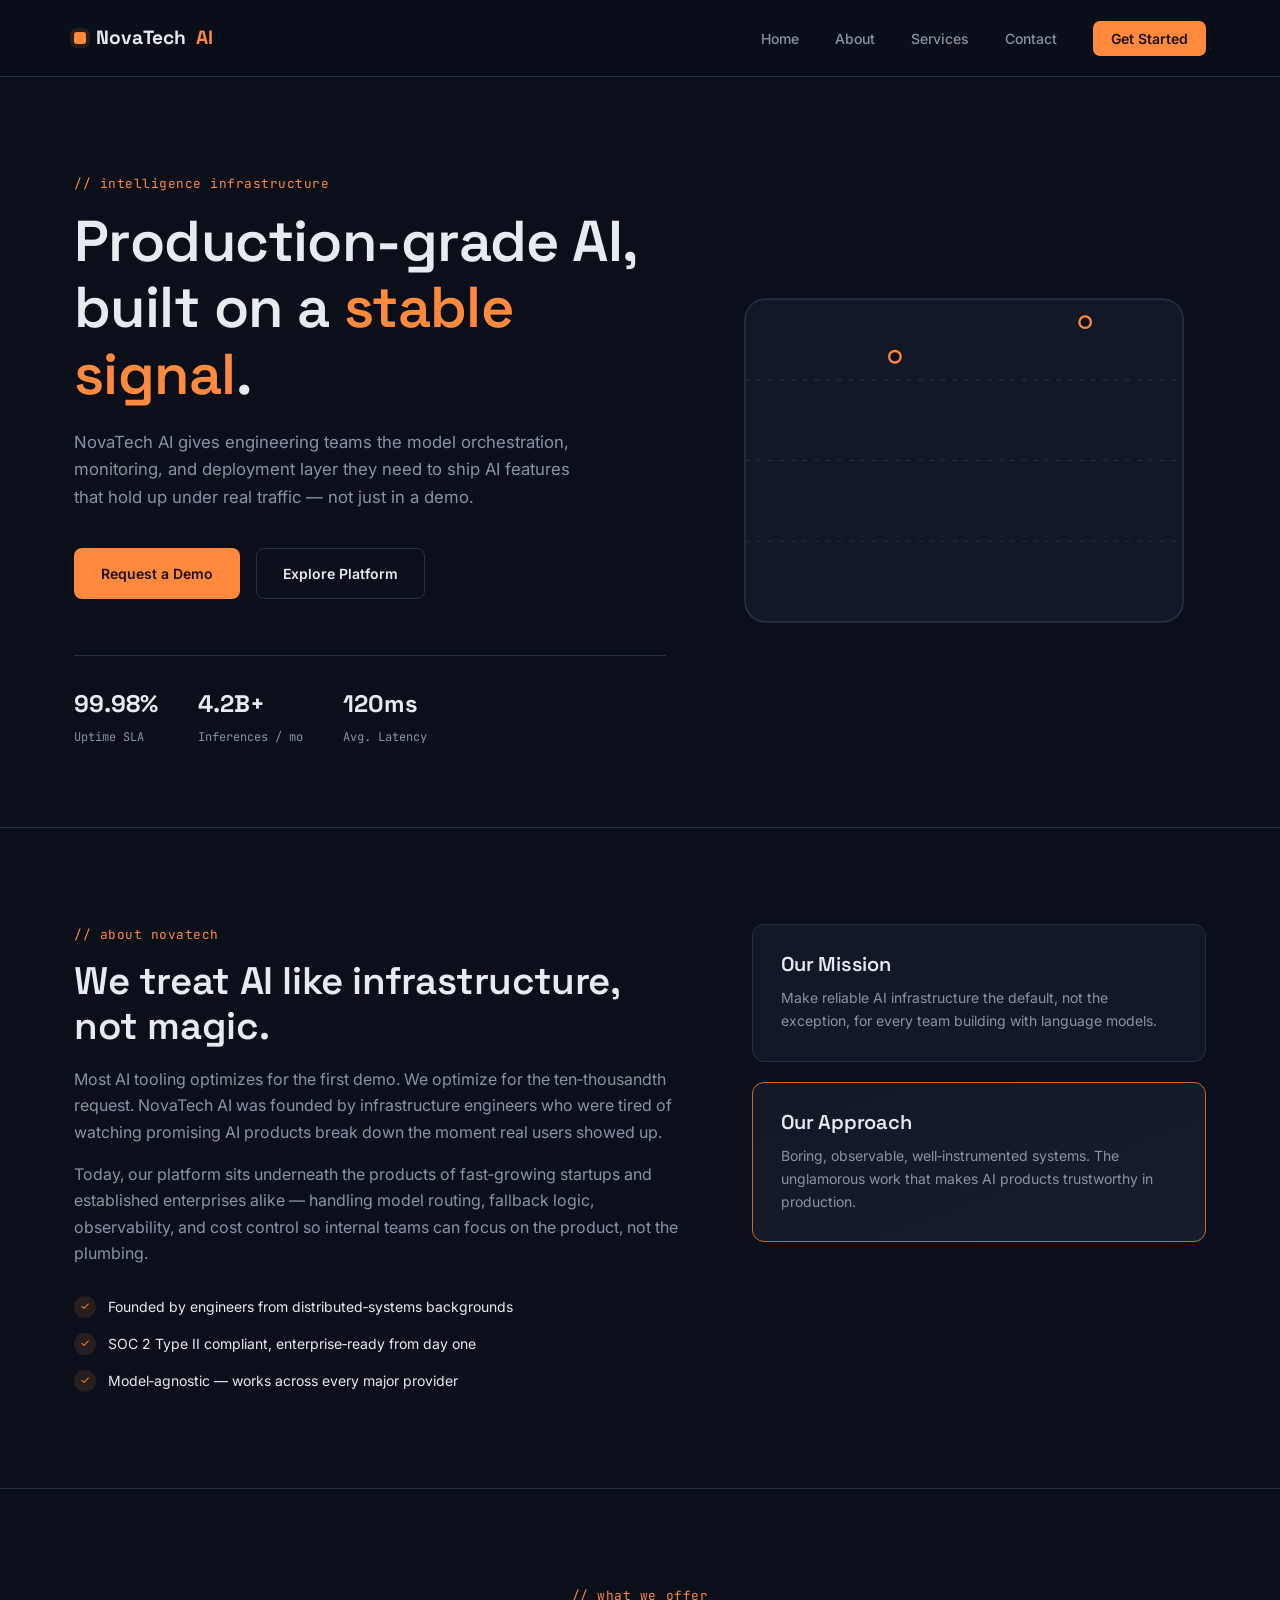
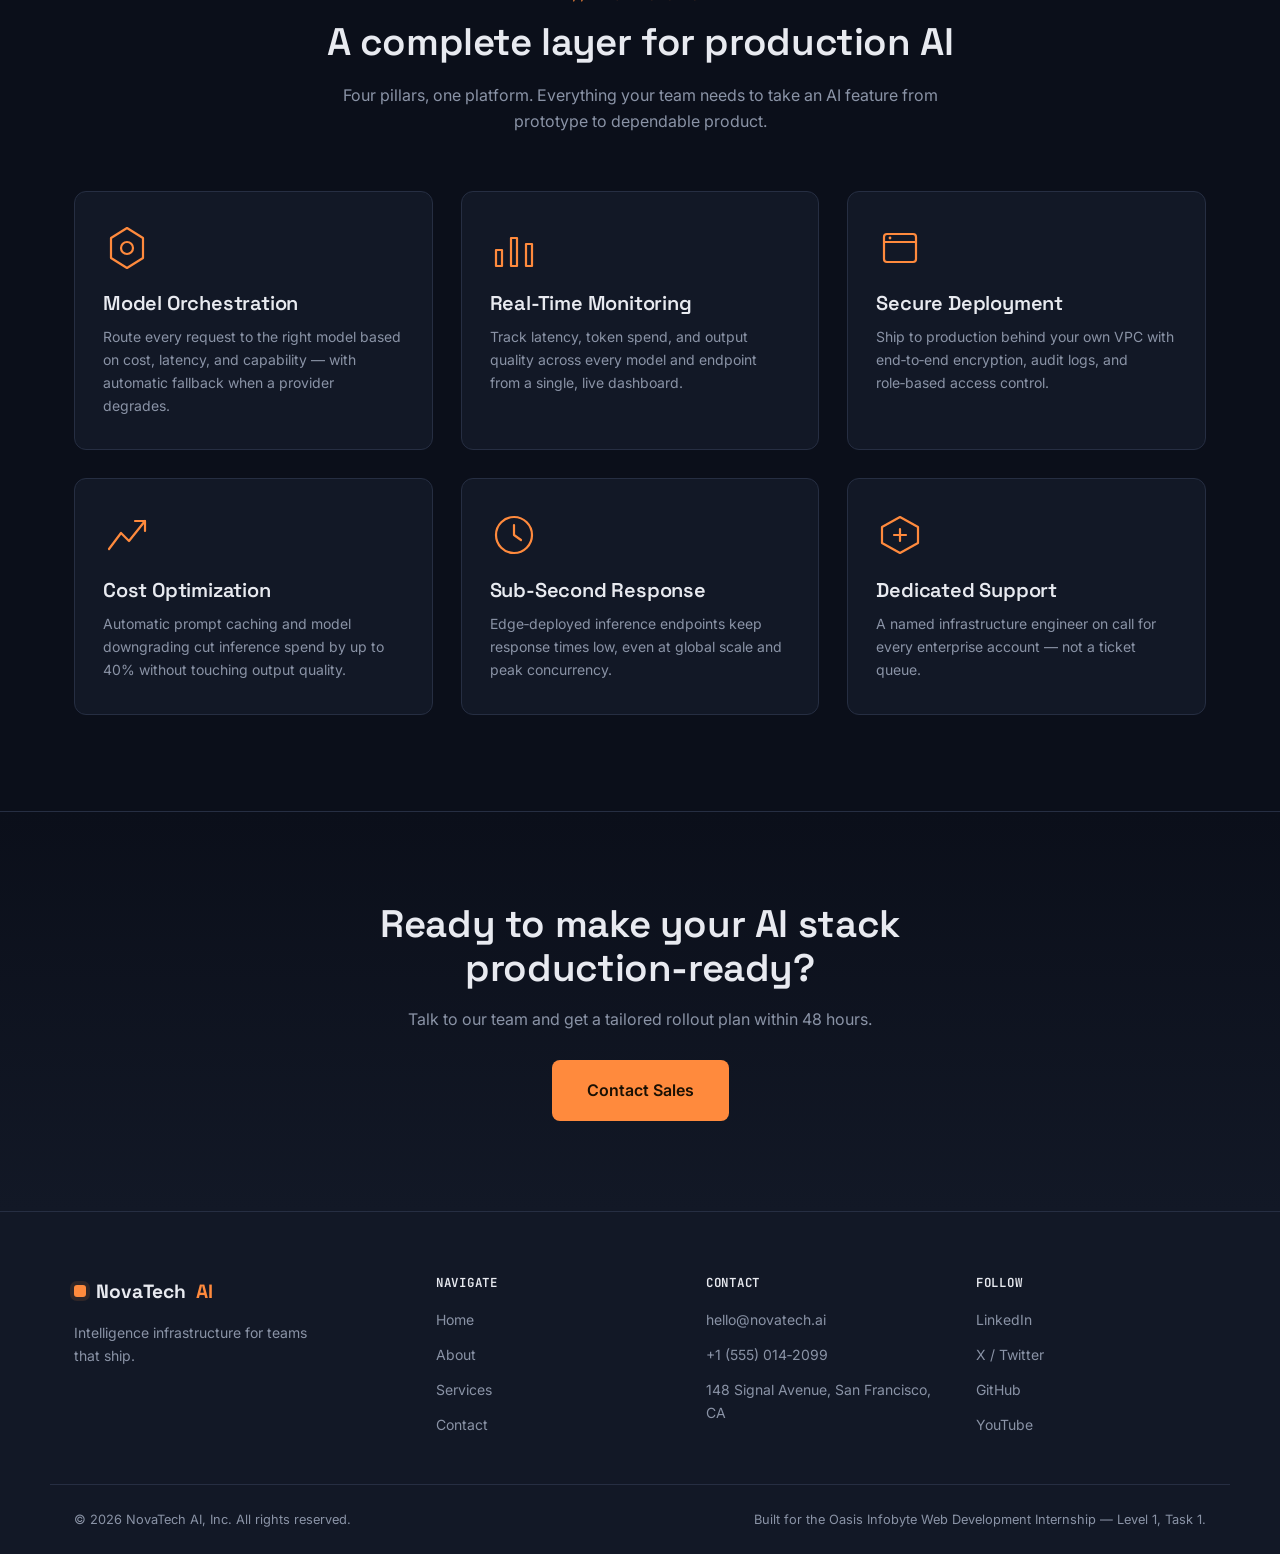
<file: WebDev-L1-LandingPage/index.html>
<!DOCTYPE html>
<html lang="en">
<head>
  <meta charset="UTF-8">
  <meta name="viewport" content="width=device-width, initial-scale=1.0">
  <title>NovaTech AI — Intelligence Infrastructure for Modern Teams</title>
  <meta name="description" content="NovaTech AI builds the model infrastructure that powers reliable, production-grade AI products.">

  <!-- Google Fonts: Space Grotesk (display), Inter (body), JetBrains Mono (utility/labels) -->
  <link rel="preconnect" href="https://fonts.googleapis.com">
  <link rel="preconnect" href="https://fonts.gstatic.com" crossorigin>
  <link href="https://fonts.googleapis.com/css2?family=Space+Grotesk:wght@500;600;700&family=Inter:wght@400;500;600;700&family=JetBrains+Mono:wght@400;500&display=swap" rel="stylesheet">

  <link rel="stylesheet" href="style.css">
</head>
<body>

  <!-- ============ SKIP LINK (accessibility) ============ -->
  <a class="skip-link" href="#main">Skip to content</a>

  <!-- ============ NAVIGATION ============ -->
  <header class="site-header">
    <nav class="navbar" aria-label="Primary navigation">
      <a href="#home" class="brand">
        <span class="brand-mark" aria-hidden="true"></span>
        NovaTech <span class="brand-ai">AI</span>
      </a>

      <input type="checkbox" id="nav-toggle" class="nav-toggle" aria-hidden="true">
      <label for="nav-toggle" class="nav-burger" aria-label="Open menu">
        <span></span><span></span><span></span>
      </label>

      <ul class="nav-links">
        <li><a href="#home">Home</a></li>
        <li><a href="#about">About</a></li>
        <li><a href="#services">Services</a></li>
        <li><a href="#contact">Contact</a></li>
        <li><a href="#contact" class="nav-cta">Get Started</a></li>
      </ul>
    </nav>
  </header>

  <main id="main">

    <!-- ============ HERO SECTION ============ -->
    <section id="home" class="hero">
      <div class="hero-inner container">

        <div class="hero-content">
          <p class="eyebrow">// intelligence infrastructure</p>
          <h1 class="hero-title">
            Production‑grade AI,<br>
            built on a <span class="text-accent">stable signal</span>.
          </h1>
          <p class="hero-subtitle">
            NovaTech AI gives engineering teams the model orchestration, monitoring,
            and deployment layer they need to ship AI features that hold up under
            real traffic — not just in a demo.
          </p>

          <div class="hero-actions">
            <a href="#contact" class="btn btn-primary">Request a Demo</a>
            <a href="#services" class="btn btn-ghost">Explore Platform</a>
          </div>

          <div class="hero-stats">
            <div class="stat">
              <span class="stat-number">99.98%</span>
              <span class="stat-label">Uptime SLA</span>
            </div>
            <div class="stat">
              <span class="stat-number">4.2B+</span>
              <span class="stat-label">Inferences / mo</span>
            </div>
            <div class="stat">
              <span class="stat-number">120ms</span>
              <span class="stat-label">Avg. Latency</span>
            </div>
          </div>
        </div>

        <!-- Signature visual: signal trace motif (pure CSS/SVG, no JS) -->
        <div class="hero-visual" aria-hidden="true">
          <svg viewBox="0 0 420 360" class="signal-svg">
            <defs>
              <linearGradient id="traceGrad" x1="0" y1="0" x2="1" y2="0">
                <stop offset="0%" stop-color="#FF8A3D" stop-opacity="0"/>
                <stop offset="50%" stop-color="#FF8A3D" stop-opacity="1"/>
                <stop offset="100%" stop-color="#FF8A3D" stop-opacity="0"/>
              </linearGradient>
            </defs>
            <rect x="20" y="40" width="380" height="280" rx="18" class="panel-frame"/>
            <line x1="20" y1="110" x2="400" y2="110" class="grid-line"/>
            <line x1="20" y1="180" x2="400" y2="180" class="grid-line"/>
            <line x1="20" y1="250" x2="400" y2="250" class="grid-line"/>
            <path class="trace-path" d="M20,200 L70,200 L95,120 L120,260 L150,90 L180,200 L210,200 L235,150 L260,200 L290,200 L315,60 L340,200 L400,200" />
            <circle cx="150" cy="90" r="5" class="trace-node"/>
            <circle cx="315" cy="60" r="5" class="trace-node trace-node-delay"/>
          </svg>
        </div>

      </div>
    </section>

    <!-- ============ ABOUT SECTION ============ -->
    <section id="about" class="about">
      <div class="container about-grid">

        <div class="about-text">
          <p class="eyebrow">// about novatech</p>
          <h2 class="section-title">We treat AI like infrastructure, not magic.</h2>
          <p class="section-body">
            Most AI tooling optimizes for the first demo. We optimize for the
            ten‑thousandth request. NovaTech AI was founded by infrastructure
            engineers who were tired of watching promising AI products break down
            the moment real users showed up.
          </p>
          <p class="section-body">
            Today, our platform sits underneath the products of fast‑growing
            startups and established enterprises alike — handling model routing,
            fallback logic, observability, and cost control so internal teams can
            focus on the product, not the plumbing.
          </p>

          <ul class="about-list">
            <li><span class="check" aria-hidden="true">&#10003;</span> Founded by engineers from distributed‑systems backgrounds</li>
            <li><span class="check" aria-hidden="true">&#10003;</span> SOC 2 Type II compliant, enterprise‑ready from day one</li>
            <li><span class="check" aria-hidden="true">&#10003;</span> Model‑agnostic — works across every major provider</li>
          </ul>
        </div>

        <div class="about-card-stack">
          <article class="info-card">
            <h3>Our Mission</h3>
            <p>Make reliable AI infrastructure the default, not the exception, for every team building with language models.</p>
          </article>
          <article class="info-card info-card-accent">
            <h3>Our Approach</h3>
            <p>Boring, observable, well‑instrumented systems. The unglamorous work that makes AI products trustworthy in production.</p>
          </article>
        </div>

      </div>
    </section>

    <!-- ============ SERVICES / FEATURES SECTION ============ -->
    <section id="services" class="features">
      <div class="container">
        <div class="section-heading">
          <p class="eyebrow">// what we offer</p>
          <h2 class="section-title">A complete layer for production AI</h2>
          <p class="section-body section-body-center">
            Four pillars, one platform. Everything your team needs to take an AI
            feature from prototype to dependable product.
          </p>
        </div>

        <div class="features-grid">

          <article class="feature-card">
            <div class="feature-icon" aria-hidden="true">
              <svg viewBox="0 0 48 48"><path d="M24 4 L40 14 V34 L24 44 L8 34 V14 Z" class="icon-stroke"/><circle cx="24" cy="24" r="6" class="icon-stroke"/></svg>
            </div>
            <h3>Model Orchestration</h3>
            <p>Route every request to the right model based on cost, latency, and capability — with automatic fallback when a provider degrades.</p>
          </article>

          <article class="feature-card">
            <div class="feature-icon" aria-hidden="true">
              <svg viewBox="0 0 48 48"><rect x="6" y="26" width="6" height="16" class="icon-stroke"/><rect x="21" y="14" width="6" height="28" class="icon-stroke"/><rect x="36" y="20" width="6" height="22" class="icon-stroke"/></svg>
            </div>
            <h3>Real‑Time Monitoring</h3>
            <p>Track latency, token spend, and output quality across every model and endpoint from a single, live dashboard.</p>
          </article>

          <article class="feature-card">
            <div class="feature-icon" aria-hidden="true">
              <svg viewBox="0 0 48 48"><rect x="8" y="10" width="32" height="28" rx="3" class="icon-stroke"/><path d="M8 18 H40" class="icon-stroke"/><circle cx="14" cy="14" r="1.4" class="icon-fill"/></svg>
            </div>
            <h3>Secure Deployment</h3>
            <p>Ship to production behind your own VPC with end‑to‑end encryption, audit logs, and role‑based access control.</p>
          </article>

          <article class="feature-card">
            <div class="feature-icon" aria-hidden="true">
              <svg viewBox="0 0 48 48"><path d="M6 38 L18 22 L26 30 L42 10" class="icon-stroke"/><path d="M32 10 H42 V20" class="icon-stroke"/></svg>
            </div>
            <h3>Cost Optimization</h3>
            <p>Automatic prompt caching and model downgrading cut inference spend by up to 40% without touching output quality.</p>
          </article>

          <article class="feature-card">
            <div class="feature-icon" aria-hidden="true">
              <svg viewBox="0 0 48 48"><circle cx="24" cy="24" r="18" class="icon-stroke"/><path d="M24 14 V24 L31 29" class="icon-stroke"/></svg>
            </div>
            <h3>Sub‑Second Response</h3>
            <p>Edge‑deployed inference endpoints keep response times low, even at global scale and peak concurrency.</p>
          </article>

          <article class="feature-card">
            <div class="feature-icon" aria-hidden="true">
              <svg viewBox="0 0 48 48"><path d="M24 6 L42 16 V32 L24 42 L6 32 V16 Z" class="icon-stroke"/><path d="M24 18 V30 M18 24 H30" class="icon-stroke"/></svg>
            </div>
            <h3>Dedicated Support</h3>
            <p>A named infrastructure engineer on call for every enterprise account — not a ticket queue.</p>
          </article>

        </div>
      </div>
    </section>

    <!-- ============ CALL TO ACTION BAND ============ -->
    <section id="contact" class="cta-band">
      <div class="container cta-inner">
        <h2 class="cta-title">Ready to make your AI stack production‑ready?</h2>
        <p class="cta-subtitle">Talk to our team and get a tailored rollout plan within 48 hours.</p>
        <a href="mailto:hello@novatech.ai" class="btn btn-primary btn-large">Contact Sales</a>
      </div>
    </section>

  </main>

  <!-- ============ FOOTER ============ -->
  <footer class="site-footer">
    <div class="container footer-grid">

      <div class="footer-brand">
        <a href="#home" class="brand brand-footer">
          <span class="brand-mark" aria-hidden="true"></span>
          NovaTech <span class="brand-ai">AI</span>
        </a>
        <p class="footer-tagline">Intelligence infrastructure for teams that ship.</p>
      </div>

      <nav class="footer-col" aria-label="Footer navigation">
        <h4>Navigate</h4>
        <ul>
          <li><a href="#home">Home</a></li>
          <li><a href="#about">About</a></li>
          <li><a href="#services">Services</a></li>
          <li><a href="#contact">Contact</a></li>
        </ul>
      </nav>

      <div class="footer-col">
        <h4>Contact</h4>
        <ul>
          <li>hello@novatech.ai</li>
          <li>+1 (555) 014‑2099</li>
          <li>148 Signal Avenue, San Francisco, CA</li>
        </ul>
      </div>

      <div class="footer-col">
        <h4>Follow</h4>
        <ul class="social-list">
          <li><a href="#" aria-label="NovaTech AI on LinkedIn">LinkedIn</a></li>
          <li><a href="#" aria-label="NovaTech AI on X / Twitter">X / Twitter</a></li>
          <li><a href="#" aria-label="NovaTech AI on GitHub">GitHub</a></li>
          <li><a href="#" aria-label="NovaTech AI on YouTube">YouTube</a></li>
        </ul>
      </div>

    </div>

    <div class="container footer-bottom">
      <p>&copy; 2026 NovaTech AI, Inc. All rights reserved.</p>
      <p>Built for the Oasis Infobyte Web Development Internship — Level 1, Task 1.</p>
    </div>
  </footer>

</body>
</html>
</file>
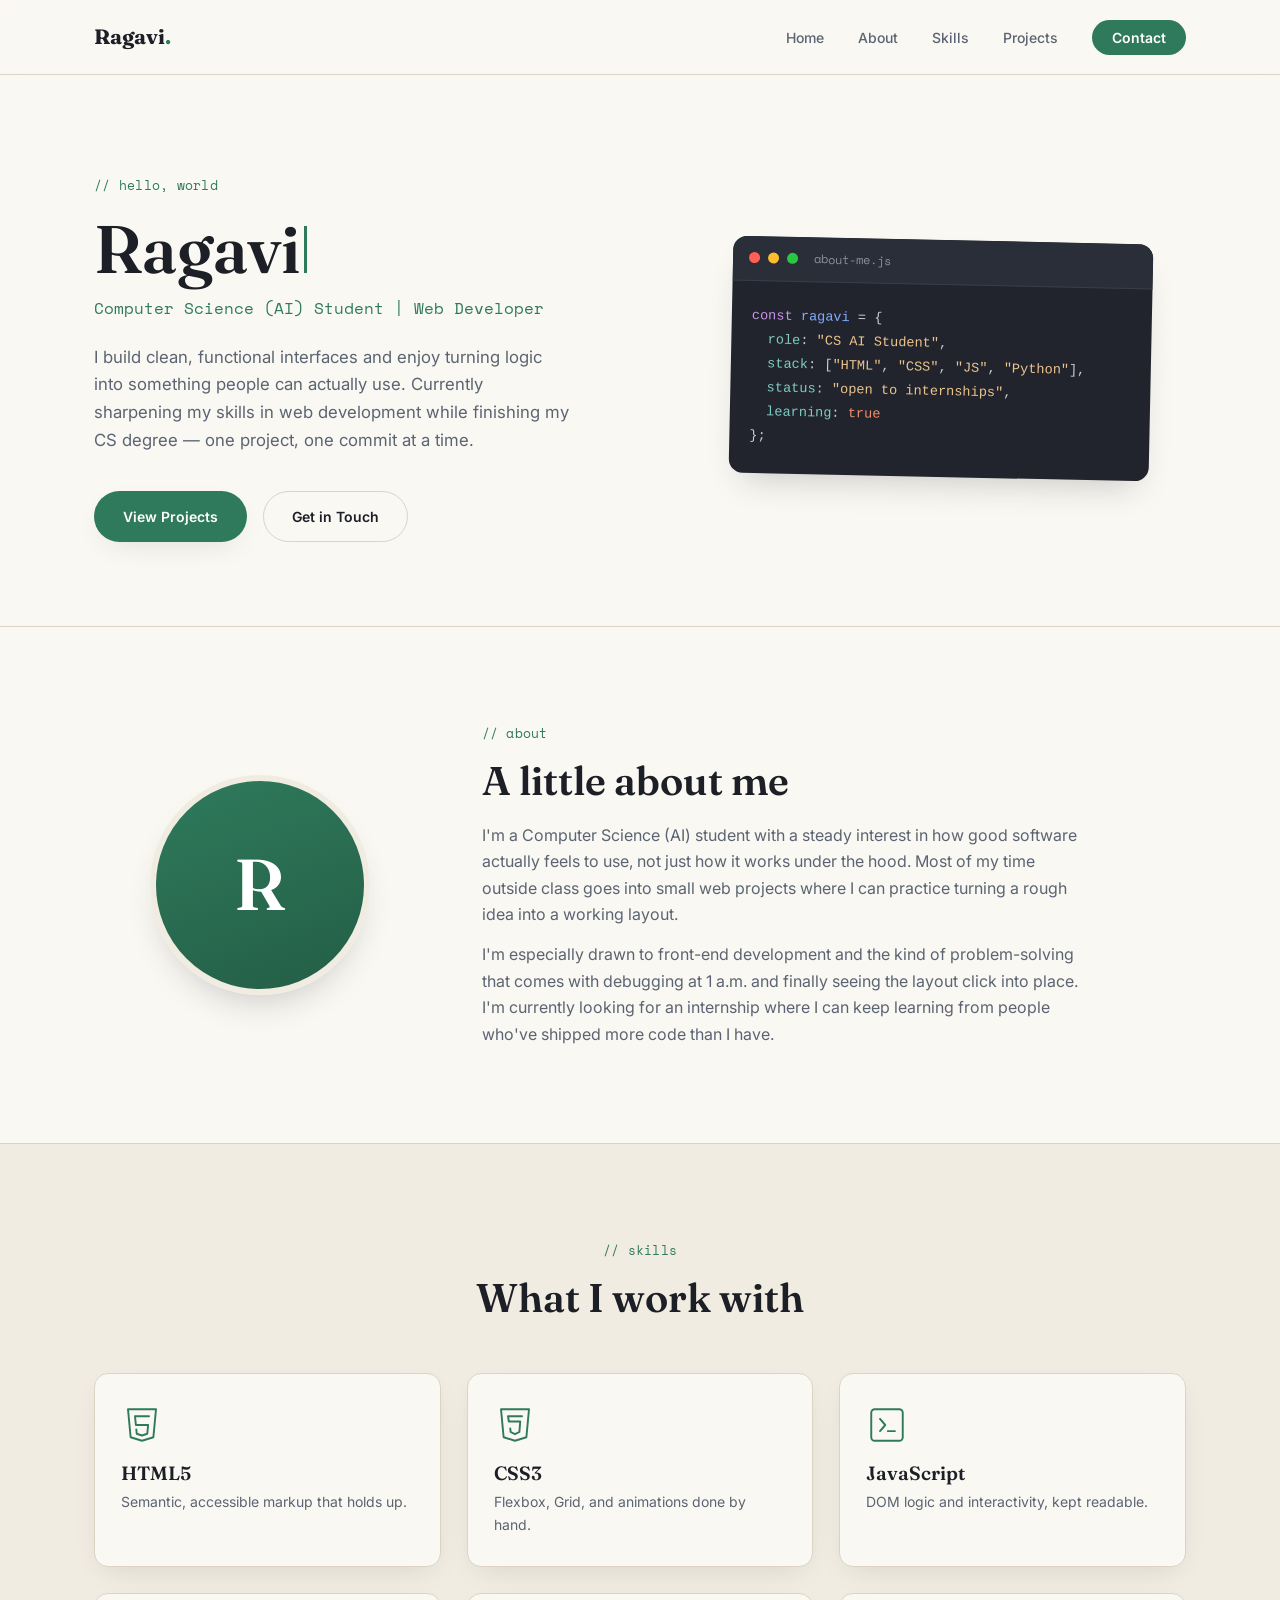
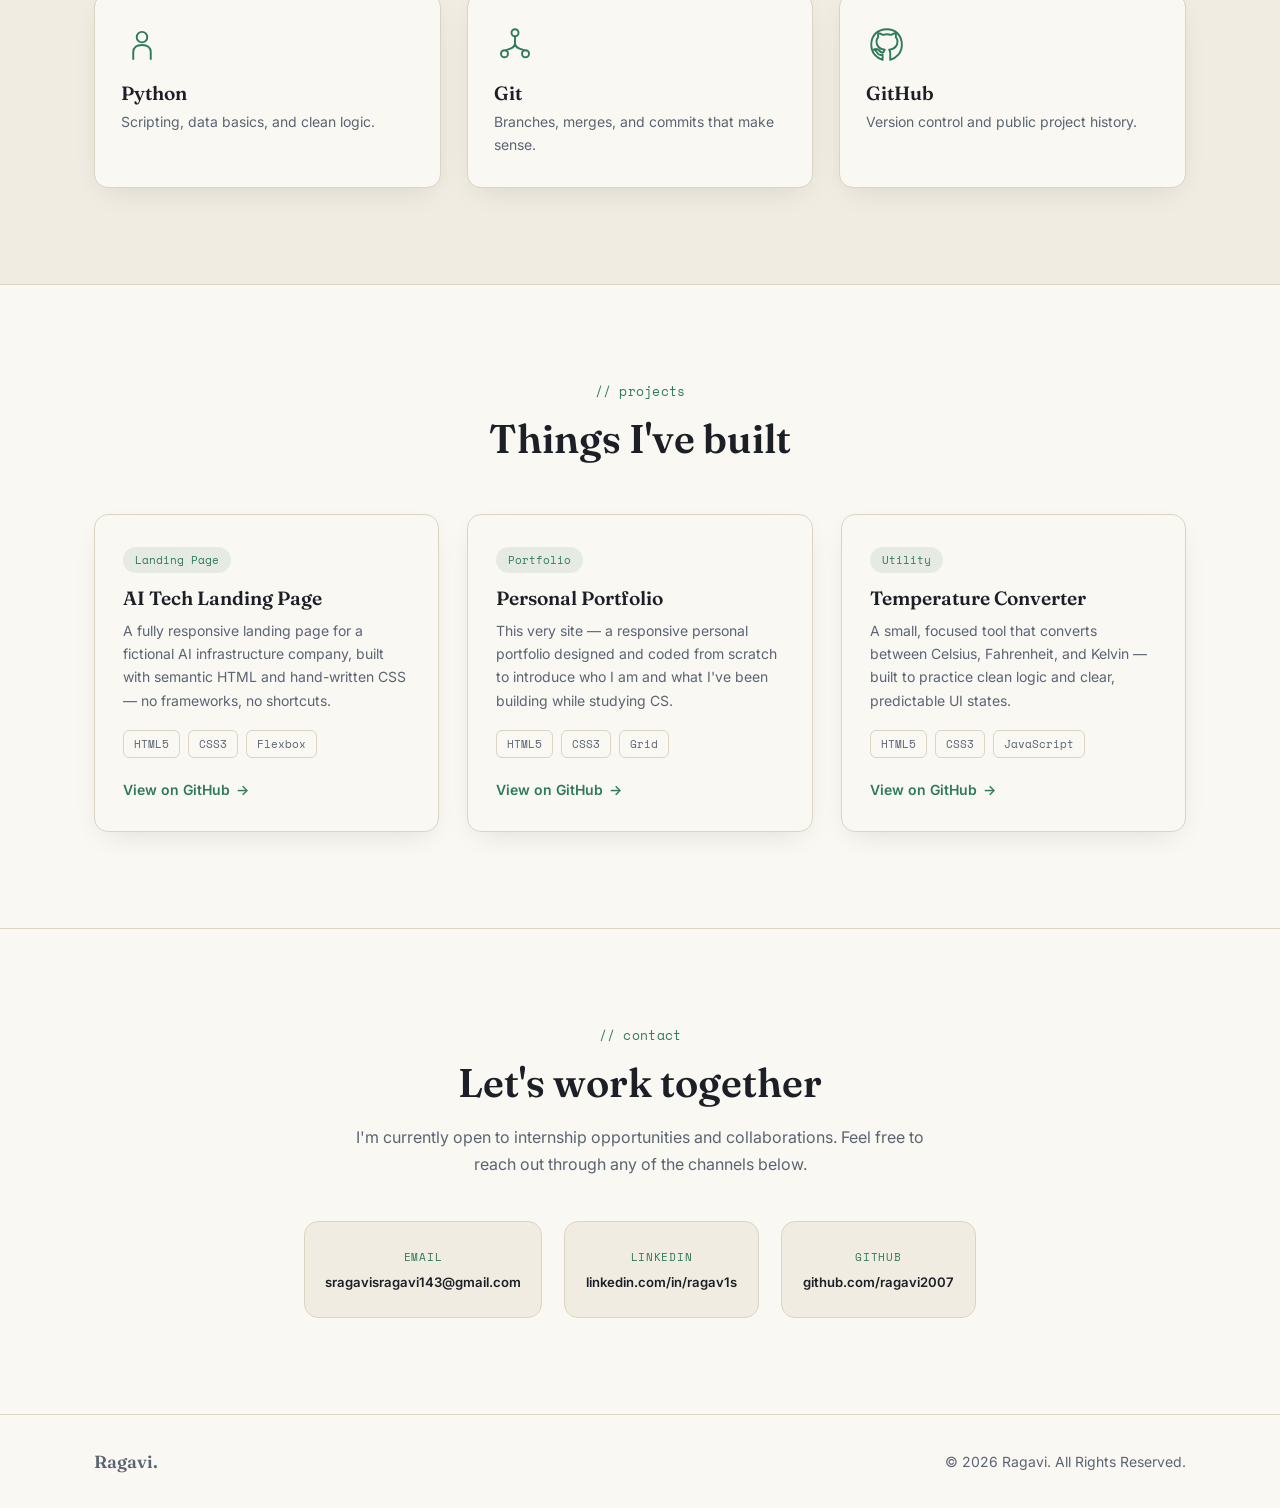
<file: WebDev-L1-PersonalPortfolio/index.html>
<!DOCTYPE html>
<html lang="en">
<head>
  <meta charset="UTF-8">
  <meta name="viewport" content="width=device-width, initial-scale=1.0">
  <title>Ragavi — Computer Science Student &amp; Web Developer</title>
  <meta name="description" content="Portfolio of Ragavi, a Computer Science student and web developer.">

  <!-- Google Fonts: Fraunces (display serif), Inter (body), Space Mono (code/utility) -->
  <link rel="preconnect" href="https://fonts.googleapis.com">
  <link rel="preconnect" href="https://fonts.gstatic.com" crossorigin>
  <link href="https://fonts.googleapis.com/css2?family=Fraunces:opsz,wght@9..144,500;9..144,600;9..144,700&family=Inter:wght@400;500;600;700&family=Space+Mono:wght@400;700&display=swap" rel="stylesheet">

  <link rel="stylesheet" href="style.css">
</head>
<body>

  <!-- Skip link for keyboard / screen-reader users -->
  <a href="#main" class="skip-link">Skip to content</a>

  <!-- ============ STICKY NAVIGATION ============ -->
  <header class="site-header">
    <nav class="navbar" aria-label="Primary navigation">
      <a href="#home" class="logo">Ragavi<span class="logo-dot">.</span></a>

      <input type="checkbox" id="nav-toggle" class="nav-toggle">
      <label for="nav-toggle" class="nav-burger" aria-label="Open menu">
        <span></span><span></span><span></span>
      </label>

      <ul class="nav-links">
        <li><a href="#home">Home</a></li>
        <li><a href="#about">About</a></li>
        <li><a href="#skills">Skills</a></li>
        <li><a href="#projects">Projects</a></li>
        <li><a href="#contact" class="nav-cta">Contact</a></li>
      </ul>
    </nav>
  </header>

  <main id="main">

    <!-- ============ HERO / PROFILE SECTION ============ -->
    <section id="home" class="hero">
      <div class="container hero-inner">

        <div class="hero-text">
          <p class="eyebrow">// hello, world</p>
          <h1 class="hero-name">Ragavi<span class="caret" aria-hidden="true"></span></h1>
          <p class="hero-role">Computer Science (AI) Student&nbsp;|&nbsp;Web Developer</p>
          <p class="hero-intro">
            I build clean, functional interfaces and enjoy turning logic into
            something people can actually use. Currently sharpening my skills
            in web development while finishing my CS degree — one project,
            one commit at a time.
          </p>
          <div class="hero-actions">
            <a href="#projects" class="btn btn-primary">View Projects</a>
            <a href="#contact" class="btn btn-ghost">Get in Touch</a>
          </div>
        </div>

        <!-- Signature visual: a small "code editor" card, pure HTML/CSS -->
        <div class="hero-visual" aria-hidden="true">
          <div class="code-card">
            <div class="code-card-bar">
              <span class="code-dot dot-red"></span>
              <span class="code-dot dot-yellow"></span>
              <span class="code-dot dot-green"></span>
              <span class="code-card-title">about-me.js</span>
            </div>
            <pre class="code-card-body"><code><span class="c-key">const</span> <span class="c-var">ragavi</span> = {
  <span class="c-prop">role</span>: <span class="c-str">"CS AI Student"</span>,
  <span class="c-prop">stack</span>: [<span class="c-str">"HTML"</span>, <span class="c-str">"CSS"</span>, <span class="c-str">"JS"</span>, <span class="c-str">"Python"</span>],
  <span class="c-prop">status</span>: <span class="c-str">"open to internships"</span>,
  <span class="c-prop">learning</span>: <span class="c-bool">true</span>
};</code></pre>
          </div>
        </div>

      </div>
    </section>

    <!-- ============ ABOUT SECTION ============ -->
    <section id="about" class="about">
      <div class="container about-grid">

        <div class="about-avatar-wrap">
          <div class="avatar-frame">
            <span class="avatar-initials">R</span>
          </div>
        </div>

        <div class="about-content">
          <p class="eyebrow">// about</p>
          <h2 class="section-title">A little about me</h2>
          <p class="section-body">
            I'm a Computer Science (AI) student with a steady interest in how good
            software actually feels to use, not just how it works under the
            hood. Most of my time outside class goes into small web projects
            where I can practice turning a rough idea into a working layout.
          </p>
          <p class="section-body">
            I'm especially drawn to front-end development and the kind of
            problem-solving that comes with debugging at 1&nbsp;a.m. and finally
            seeing the layout click into place. I'm currently looking for an
            internship where I can keep learning from people who've shipped
            more code than I have.
          </p>
        </div>

      </div>
    </section>

    <!-- ============ SKILLS SECTION ============ -->
    <section id="skills" class="skills">
      <div class="container">
        <div class="section-heading">
          <p class="eyebrow">// skills</p>
          <h2 class="section-title">What I work with</h2>
        </div>

        <div class="skills-grid">

          <article class="skill-card">
            <div class="skill-icon" aria-hidden="true">
              <svg viewBox="0 0 48 48"><path d="M8 6 L11 38 L24 42 L37 38 L40 6 Z" class="icon-stroke"/><path d="M16 14 H32 M16 14 L17 24 H31 M31 24 L30 34 L24 36 L18 34 L17.5 29" class="icon-stroke"/></svg>
            </div>
            <h3>HTML5</h3>
            <p>Semantic, accessible markup that holds up.</p>
          </article>

          <article class="skill-card">
            <div class="skill-icon" aria-hidden="true">
              <svg viewBox="0 0 48 48"><path d="M8 6 L11 38 L24 42 L37 38 L40 6 Z" class="icon-stroke"/><path d="M32 14 H16 L17 20 H30 L29 32 L24 34.5 L19 32 L18.6 28" class="icon-stroke"/></svg>
            </div>
            <h3>CSS3</h3>
            <p>Flexbox, Grid, and animations done by hand.</p>
          </article>

          <article class="skill-card">
            <div class="skill-icon" aria-hidden="true">
              <svg viewBox="0 0 48 48"><rect x="6" y="6" width="36" height="36" rx="4" class="icon-stroke"/><path d="M16 17 L22 24 L16 31 M25 31 H33" class="icon-stroke"/></svg>
            </div>
            <h3>JavaScript</h3>
            <p>DOM logic and interactivity, kept readable.</p>
          </article>

          <article class="skill-card">
            <div class="skill-icon" aria-hidden="true">
              <svg viewBox="0 0 48 48"><circle cx="24" cy="15" r="6" class="icon-stroke"/><path d="M14 40 V32 C14 27 18 24 24 24 C30 24 34 27 34 32 V40" class="icon-stroke"/></svg>
            </div>
            <h3>Python</h3>
            <p>Scripting, data basics, and clean logic.</p>
          </article>

          <article class="skill-card">
            <div class="skill-icon" aria-hidden="true">
              <svg viewBox="0 0 48 48"><circle cx="24" cy="10" r="4" class="icon-stroke"/><circle cx="12" cy="34" r="4" class="icon-stroke"/><circle cx="36" cy="34" r="4" class="icon-stroke"/><path d="M24 14 V22 M24 22 C24 28 18 28 14 30 M24 22 C24 28 30 28 34 30" class="icon-stroke"/></svg>
            </div>
            <h3>Git</h3>
            <p>Branches, merges, and commits that make sense.</p>
          </article>

          <article class="skill-card">
            <div class="skill-icon" aria-hidden="true">
              <svg viewBox="0 0 48 48"><path d="M24 6 C13 6 6 13 6 24 C6 33 12 39 19 41 V35 C16 36 14 35 13 33 C12 31 11 30 9 29 C12 28 14 29 15 30 C16 32 18 33 20 32.5 C20 31 21 30 21.5 29.5 C15 28.5 12 25 12 20 C12 18 12.5 16.5 14 15 C13.7 13.5 13.7 11.8 14.3 10.5 C16 10.3 18 11.5 19.5 12.5 C21 12 22.5 11.8 24 11.8 C25.5 11.8 27 12 28.5 12.5 C30 11.5 32 10.3 33.7 10.5 C34.3 11.8 34.3 13.5 34 15 C35.5 16.5 36 18 36 20 C36 25 33 28.5 26.5 29.5 C27.2 30.3 27.7 31.8 27.7 33.5 V41 C34.8 39 41 33 41 24 C41 13 34 6 24 6 Z" class="icon-stroke"/></svg>
            </div>
            <h3>GitHub</h3>
            <p>Version control and public project history.</p>
          </article>

        </div>
      </div>
    </section>

    <!-- ============ PROJECTS SECTION ============ -->
    <section id="projects" class="projects">
      <div class="container">
        <div class="section-heading">
          <p class="eyebrow">// projects</p>
          <h2 class="section-title">Things I've built</h2>
        </div>

        <div class="projects-grid">

          <article class="project-card">
            <div class="project-card-top">
              <span class="project-tag">Landing Page</span>
            </div>
            <h3>AI Tech Landing Page</h3>
            <p>
              A fully responsive landing page for a fictional AI infrastructure
              company, built with semantic HTML and hand-written CSS — no
              frameworks, no shortcuts.
            </p>
            <div class="project-stack">
              <span>HTML5</span><span>CSS3</span><span>Flexbox</span>
            </div>
            <a href="#" class="project-link">View on GitHub <span aria-hidden="true">&rarr;</span></a>
          </article>

          <article class="project-card">
            <div class="project-card-top">
              <span class="project-tag">Portfolio</span>
            </div>
            <h3>Personal Portfolio</h3>
            <p>
              This very site — a responsive personal portfolio designed and
              coded from scratch to introduce who I am and what I've been
              building while studying CS.
            </p>
            <div class="project-stack">
              <span>HTML5</span><span>CSS3</span><span>Grid</span>
            </div>
            <a href="#" class="project-link">View on GitHub <span aria-hidden="true">&rarr;</span></a>
          </article>

          <article class="project-card">
            <div class="project-card-top">
              <span class="project-tag">Utility</span>
            </div>
            <h3>Temperature Converter</h3>
            <p>
              A small, focused tool that converts between Celsius, Fahrenheit,
              and Kelvin — built to practice clean logic and clear, predictable
              UI states.
            </p>
            <div class="project-stack">
              <span>HTML5</span><span>CSS3</span><span>JavaScript</span>
            </div>
            <a href="#" class="project-link">View on GitHub <span aria-hidden="true">&rarr;</span></a>
          </article>

        </div>
      </div>
    </section>

    <!-- ============ CONTACT SECTION ============ -->
    <section id="contact" class="contact">
      <div class="container contact-inner">
        <p class="eyebrow">// contact</p>
        <h2 class="section-title">Let's work together</h2>
        <p class="section-body section-body-center">
          I'm currently open to internship opportunities and collaborations.
          Feel free to reach out through any of the channels below.
        </p>

        <div class="contact-grid">

  <a href="mailto:sragavisragavi143@gmail.com" class="contact-card">
    <span class="contact-label">Email</span>
    <span class="contact-value">sragavisragavi143@gmail.com</span>
  </a>

  <a href="https://www.linkedin.com/in/ragav1s" class="contact-card" target="_blank" rel="noopener noreferrer">
    <span class="contact-label">LinkedIn</span>
    <span class="contact-value">linkedin.com/in/ragav1s</span>
  </a>

  <a href="https://github.com/ragavi2007" class="contact-card" target="_blank" rel="noopener noreferrer">
    <span class="contact-label">GitHub</span>
    <span class="contact-value">github.com/ragavi2007</span>
  </a>

</div>
      </div>
    </section>

  </main>

  <!-- ============ FOOTER ============ -->
  <footer class="site-footer">
    <div class="container footer-inner">
      <p class="footer-name">Ragavi<span class="logo-dot">.</span></p>
      <p class="footer-copy">&copy; 2026 Ragavi. All Rights Reserved.</p>
    </div>
  </footer>

</body>
</html>
</file>
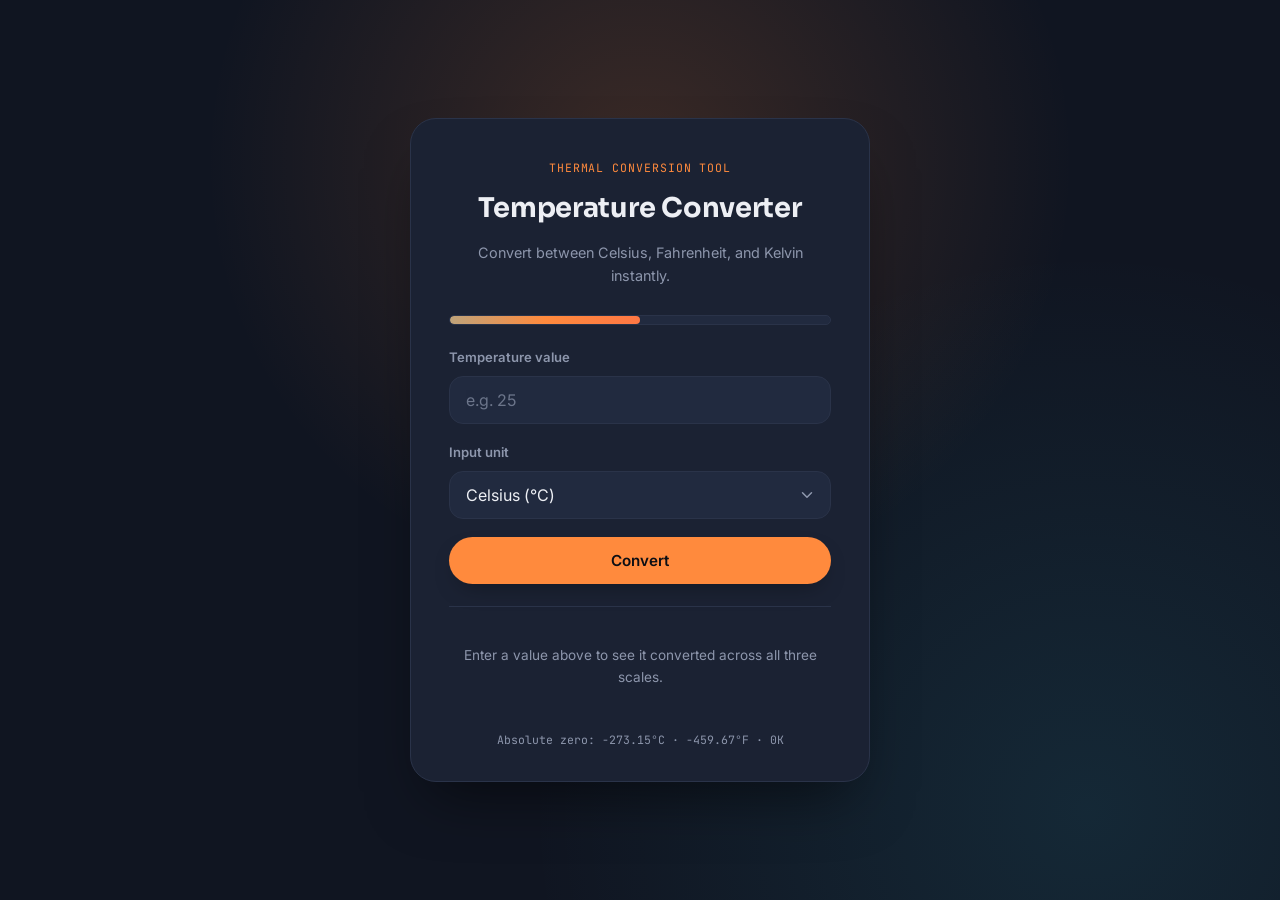
<file: WebDev-L1-TemperatureConverter/index.html>
<!DOCTYPE html>
<html lang="en">
<head>
  <meta charset="UTF-8">
  <meta name="viewport" content="width=device-width, initial-scale=1.0">
  <title>Temperature Converter</title>
  <meta name="description" content="Convert temperature values between Celsius, Fahrenheit, and Kelvin instantly.">

  <!-- Google Fonts: Sora (display), Inter (body/labels), JetBrains Mono (numeric results) -->
  <link rel="preconnect" href="https://fonts.googleapis.com">
  <link rel="preconnect" href="https://fonts.gstatic.com" crossorigin>
  <link href="https://fonts.googleapis.com/css2?family=Sora:wght@500;600;700&family=Inter:wght@400;500;600&family=JetBrains+Mono:wght@500;600&display=swap" rel="stylesheet">

  <link rel="stylesheet" href="style.css">
</head>
<body>

  <a href="#main" class="skip-link">Skip to content</a>

  <main id="main" class="page">
    <div class="background-glow" aria-hidden="true"></div>

    <section class="converter-card" aria-labelledby="converter-heading">

      <!-- ===== Header ===== -->
      <header class="card-header">
        <p class="eyebrow">thermal conversion tool</p>
        <h1 id="converter-heading">Temperature Converter</h1>
        <p class="card-subtitle">Convert between Celsius, Fahrenheit, and Kelvin instantly.</p>
      </header>

      <div class="card-body">

        <!-- ===== Mercury gauge: signature visual, reflects entered value ===== -->
        <div class="gauge" aria-hidden="true">
          <div class="gauge-track">
            <div class="gauge-fill" id="gaugeFill"></div>
          </div>
        </div>

        <!-- ===== Form ===== -->
        <form id="converterForm" class="converter-form" novalidate>

          <div class="field-group">
            <label for="tempInput">Temperature value</label>
            <input
              type="text"
              inputmode="decimal"
              id="tempInput"
              name="tempInput"
              placeholder="e.g. 25"
              autocomplete="off"
              aria-describedby="formError"
            >
          </div>

          <div class="field-group">
            <label for="unitSelect">Input unit</label>
            <select id="unitSelect" name="unitSelect">
              <option value="celsius">Celsius (°C)</option>
              <option value="fahrenheit">Fahrenheit (°F)</option>
              <option value="kelvin">Kelvin (K)</option>
            </select>
          </div>

          <!-- Error message region, announced to assistive tech when populated -->
          <p id="formError" class="form-error" role="alert" aria-live="polite"></p>

          <button type="submit" class="btn-convert">Convert</button>
        </form>

        <!-- ===== Results ===== -->
        <div class="results" id="results" aria-live="polite">
          <p class="results-placeholder" id="resultsPlaceholder">
            Enter a value above to see it converted across all three scales.
          </p>

          <div class="results-grid" id="resultsGrid" hidden>
            <div class="result-pill" data-scale="celsius">
              <span class="result-label">Celsius</span>
              <span class="result-value"><span id="celsiusValue">—</span>°C</span>
            </div>
            <div class="result-pill" data-scale="fahrenheit">
              <span class="result-label">Fahrenheit</span>
              <span class="result-value"><span id="fahrenheitValue">—</span>°F</span>
            </div>
            <div class="result-pill" data-scale="kelvin">
              <span class="result-label">Kelvin</span>
              <span class="result-value"><span id="kelvinValue">—</span>K</span>
            </div>
          </div>
        </div>

      </div>

      <footer class="card-footer">
        <p>Absolute zero: −273.15°C&nbsp;·&nbsp;−459.67°F&nbsp;·&nbsp;0K</p>
      </footer>

    </section>
  </main>

  <script src="script.js"></script>
</body>
</html>
</file>
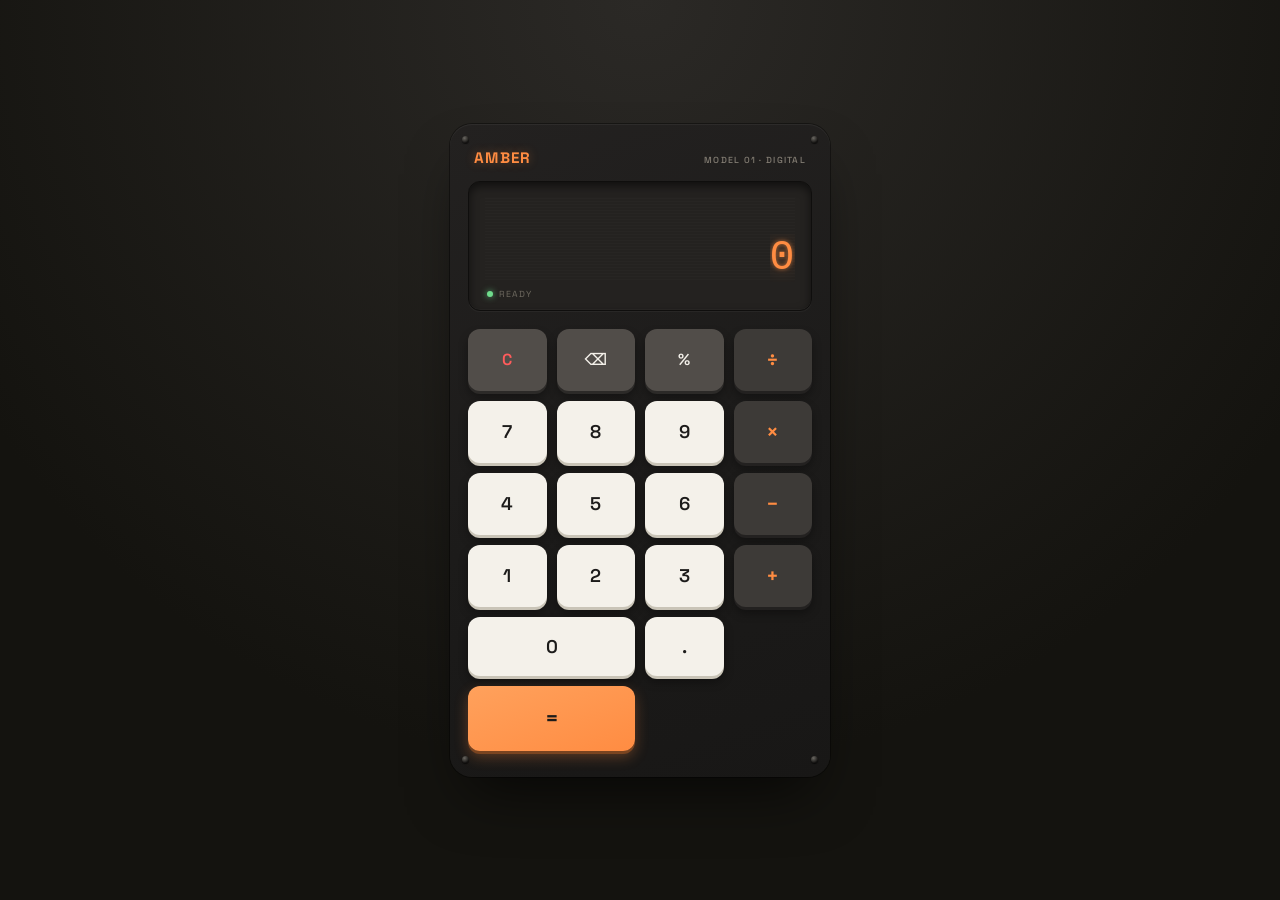
<file: WebDev-L2- task1_Calculator/index.html>
<!DOCTYPE html>
<html lang="en">
<head>
  <meta charset="UTF-8" />
  <meta name="viewport" content="width=device-width, initial-scale=1.0" />
  <title>Amber &mdash; Calculator</title>
  <link rel="preconnect" href="https://fonts.googleapis.com">
  <link rel="preconnect" href="https://fonts.gstatic.com" crossorigin>
  <link href="https://fonts.googleapis.com/css2?family=Space+Grotesk:wght@400;500;600;700&display=swap" rel="stylesheet">
  <!-- The LED-style display font is not a real Google Font; style.css falls back
       to Courier New / monospace for that authentic digital-readout look -->
  <link rel="stylesheet" href="style.css" />
</head>
<body>

  <main class="calculator" aria-label="Calculator">

    <!-- Brand plate: identifies the "instrument" -->
    <div class="brand-plate">
      <span class="brand-name">AMBER</span>
      <span class="brand-model">MODEL&nbsp;01&nbsp;&middot;&nbsp;DIGITAL</span>
    </div>

    <!-- Display bezel: recessed screen housing -->
    <section class="display-bezel">
      <div class="display-screen">
        <div id="expression" class="expression" aria-hidden="true"></div>
        <div id="display" class="display" aria-live="polite">0</div>
      </div>
      <div class="bezel-label">
        <span class="power-dot" aria-hidden="true"></span>
        <span>READY</span>
      </div>
    </section>

    <!-- Key panel -->
    <section class="keypad" aria-label="Calculator keys">

      <!-- Row 1: utility keys -->
      <button type="button" class="key key--util" id="key-clear" aria-label="Clear">C</button>
      <button type="button" class="key key--util" id="key-backspace" aria-label="Backspace">⌫</button>
      <button type="button" class="key key--util key--percent" id="key-percent" aria-label="Percent">%</button>
      <button type="button" class="key key--op" id="key-divide" aria-label="Divide">&divide;</button>

      <!-- Row 2 -->
      <button type="button" class="key key--num" data-num="7">7</button>
      <button type="button" class="key key--num" data-num="8">8</button>
      <button type="button" class="key key--num" data-num="9">9</button>
      <button type="button" class="key key--op" id="key-multiply" aria-label="Multiply">&times;</button>

      <!-- Row 3 -->
      <button type="button" class="key key--num" data-num="4">4</button>
      <button type="button" class="key key--num" data-num="5">5</button>
      <button type="button" class="key key--num" data-num="6">6</button>
      <button type="button" class="key key--op" id="key-subtract" aria-label="Subtract">&minus;</button>

      <!-- Row 4 -->
      <button type="button" class="key key--num" data-num="1">1</button>
      <button type="button" class="key key--num" data-num="2">2</button>
      <button type="button" class="key key--num" data-num="3">3</button>
      <button type="button" class="key key--op" id="key-add" aria-label="Add">+</button>

      <!-- Row 5 -->
      <button type="button" class="key key--num key--zero" data-num="0">0</button>
      <button type="button" class="key key--num" id="key-decimal" aria-label="Decimal point">.</button>
      <button type="button" class="key key--equals" id="key-equals" aria-label="Equals">=</button>

    </section>

    <div class="rivet rivet--tl" aria-hidden="true"></div>
    <div class="rivet rivet--tr" aria-hidden="true"></div>
    <div class="rivet rivet--bl" aria-hidden="true"></div>
    <div class="rivet rivet--br" aria-hidden="true"></div>

  </main>

  <script src="script.js"></script>
</body>
</html>
</file>
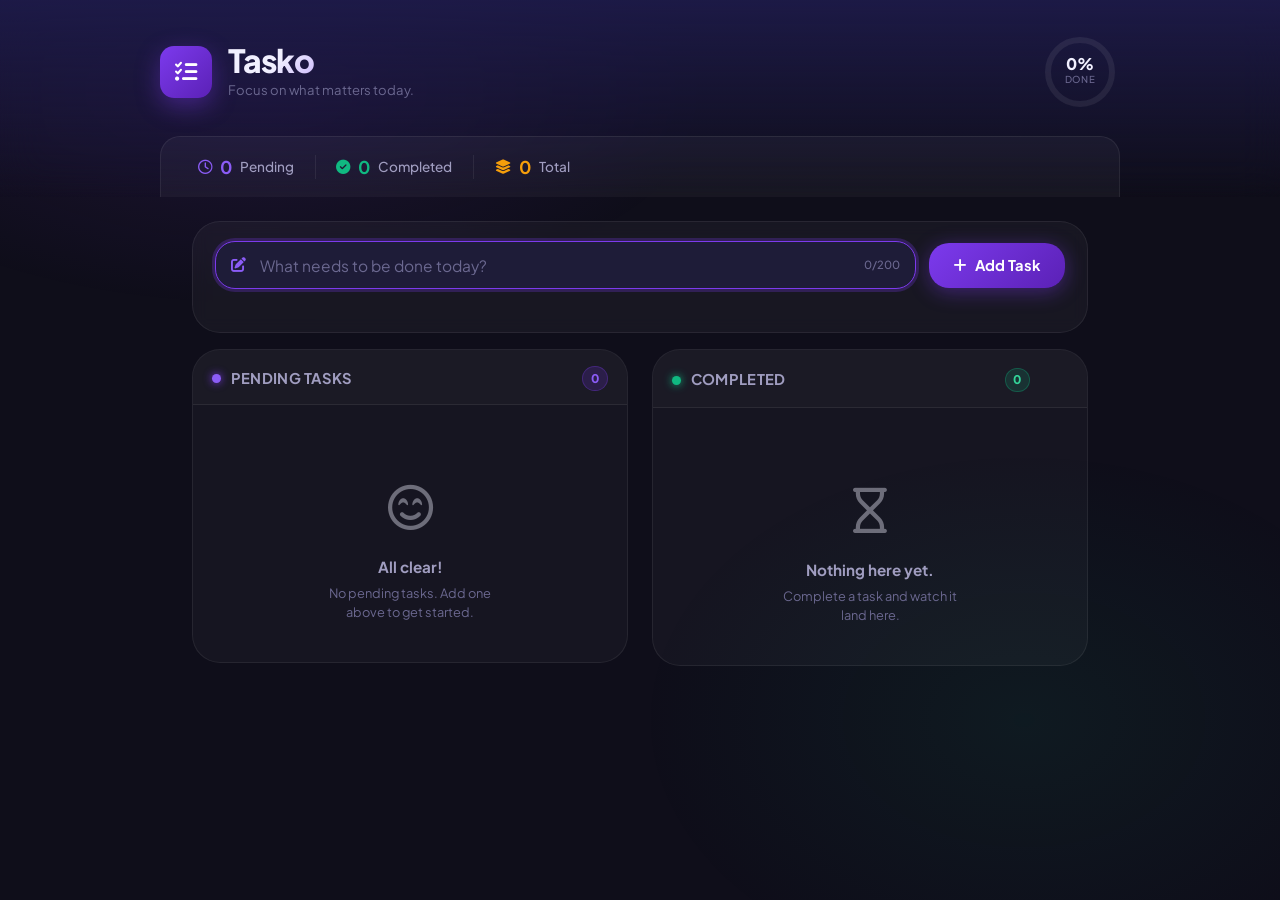
<file: WebDev-L2-task3-ToDoWebApp/index.html>
<!DOCTYPE html>
<html lang="en">
<head>
  <meta charset="UTF-8" />
  <meta name="viewport" content="width=device-width, initial-scale=1.0" />
  <title>Tasko — Your Smart To-Do App</title>
  <link rel="stylesheet" href="style.css" />
  <!-- Plus Jakarta Sans from Google Fonts -->
  <link rel="preconnect" href="https://fonts.googleapis.com" />
  <link rel="preconnect" href="https://fonts.gstatic.com" crossorigin />
  <link href="https://fonts.googleapis.com/css2?family=Plus+Jakarta+Sans:wght@300;400;500;600;700;800&display=swap" rel="stylesheet" />
  <!-- Font Awesome for icons -->
  <link rel="stylesheet" href="https://cdnjs.cloudflare.com/ajax/libs/font-awesome/6.5.0/css/all.min.css" />
</head>
<body>

  <!-- ===================== HEADER ===================== -->
  <header class="app-header">
    <div class="header-inner">

      <!-- Branding -->
      <div class="brand">
        <div class="brand-icon">
          <i class="fa-solid fa-list-check"></i>
        </div>
        <div class="brand-text">
          <h1 class="brand-name">Tasko</h1>
          <p class="brand-tagline">Focus on what matters today.</p>
        </div>
      </div>

      <!-- Progress Ring (signature element) -->
      <div class="progress-ring-wrap" id="progressWrap" title="Task completion progress">
        <svg class="progress-ring" viewBox="0 0 80 80" width="80" height="80">
          <!-- Background track -->
          <circle class="ring-track" cx="40" cy="40" r="32" />
          <!-- Animated progress arc -->
          <circle class="ring-fill" id="ringFill" cx="40" cy="40" r="32" />
        </svg>
        <div class="ring-label">
          <span class="ring-pct" id="ringPct">0%</span>
          <span class="ring-sub">done</span>
        </div>
      </div>

    </div>

    <!-- Stats bar -->
    <div class="stats-bar">
      <div class="stat-pill pending-pill">
        <i class="fa-regular fa-clock"></i>
        <span id="pendingCount">0</span>
        <span>Pending</span>
      </div>
      <div class="stat-divider"></div>
      <div class="stat-pill done-pill">
        <i class="fa-solid fa-circle-check"></i>
        <span id="completedCount">0</span>
        <span>Completed</span>
      </div>
      <div class="stat-divider"></div>
      <div class="stat-pill total-pill">
        <i class="fa-solid fa-layer-group"></i>
        <span id="totalCount">0</span>
        <span>Total</span>
      </div>
    </div>

  </header>

  <!-- ===================== INPUT AREA ===================== -->
  <main class="app-main">

    <section class="input-section">
      <div class="input-card">
        <div class="input-group">
          <div class="input-wrapper">
            <i class="fa-solid fa-pen-to-square input-icon"></i>
            <input
              type="text"
              id="taskInput"
              class="task-input"
              placeholder="What needs to be done today?"
              maxlength="200"
              autocomplete="off"
              aria-label="New task input"
            />
            <span class="char-counter" id="charCounter">0/200</span>
          </div>
          <button class="add-btn" id="addBtn" aria-label="Add task">
            <i class="fa-solid fa-plus"></i>
            <span>Add Task</span>
          </button>
        </div>
        <!-- Validation message -->
        <p class="validation-msg" id="validationMsg" role="alert" aria-live="polite"></p>
      </div>
    </section>

    <!-- ===================== TASKS BOARD ===================== -->
    <section class="board">

      <!-- Pending column -->
      <div class="column" id="pendingColumn">
        <div class="column-header">
          <div class="column-title-group">
            <span class="column-dot dot-pending"></span>
            <h2 class="column-title">Pending Tasks</h2>
          </div>
          <span class="column-badge badge-pending" id="pendingBadge">0</span>
        </div>

        <!-- Task list -->
        <ul class="task-list" id="pendingList" aria-label="Pending tasks">
          <!-- Tasks injected by JS -->
        </ul>

        <!-- Empty state -->
        <div class="empty-state" id="pendingEmpty">
          <div class="empty-illustration">
            <i class="fa-regular fa-face-smile-beam"></i>
          </div>
          <p class="empty-title">All clear!</p>
          <p class="empty-sub">No pending tasks. Add one above to get started.</p>
        </div>
      </div>

      <!-- Completed column -->
      <div class="column" id="completedColumn">
        <div class="column-header">
          <div class="column-title-group">
            <span class="column-dot dot-done"></span>
            <h2 class="column-title">Completed</h2>
          </div>
          <div class="completed-header-actions">
            <span class="column-badge badge-done" id="completedBadge">0</span>
            <button class="clear-all-btn" id="clearAllBtn" title="Clear all completed tasks" aria-label="Clear all completed tasks">
              <i class="fa-solid fa-trash-can"></i>
            </button>
          </div>
        </div>

        <ul class="task-list" id="completedList" aria-label="Completed tasks">
          <!-- Tasks injected by JS -->
        </ul>

        <!-- Empty state -->
        <div class="empty-state" id="completedEmpty">
          <div class="empty-illustration">
            <i class="fa-regular fa-hourglass"></i>
          </div>
          <p class="empty-title">Nothing here yet.</p>
          <p class="empty-sub">Complete a task and watch it land here.</p>
        </div>
      </div>

    </section>

  </main>

  <!-- ===================== TOAST NOTIFICATIONS ===================== -->
  <div class="toast-container" id="toastContainer" aria-live="polite"></div>

  <!-- ===================== SCRIPTS ===================== -->
  <script src="script.js"></script>

</body>
</html>
</file>
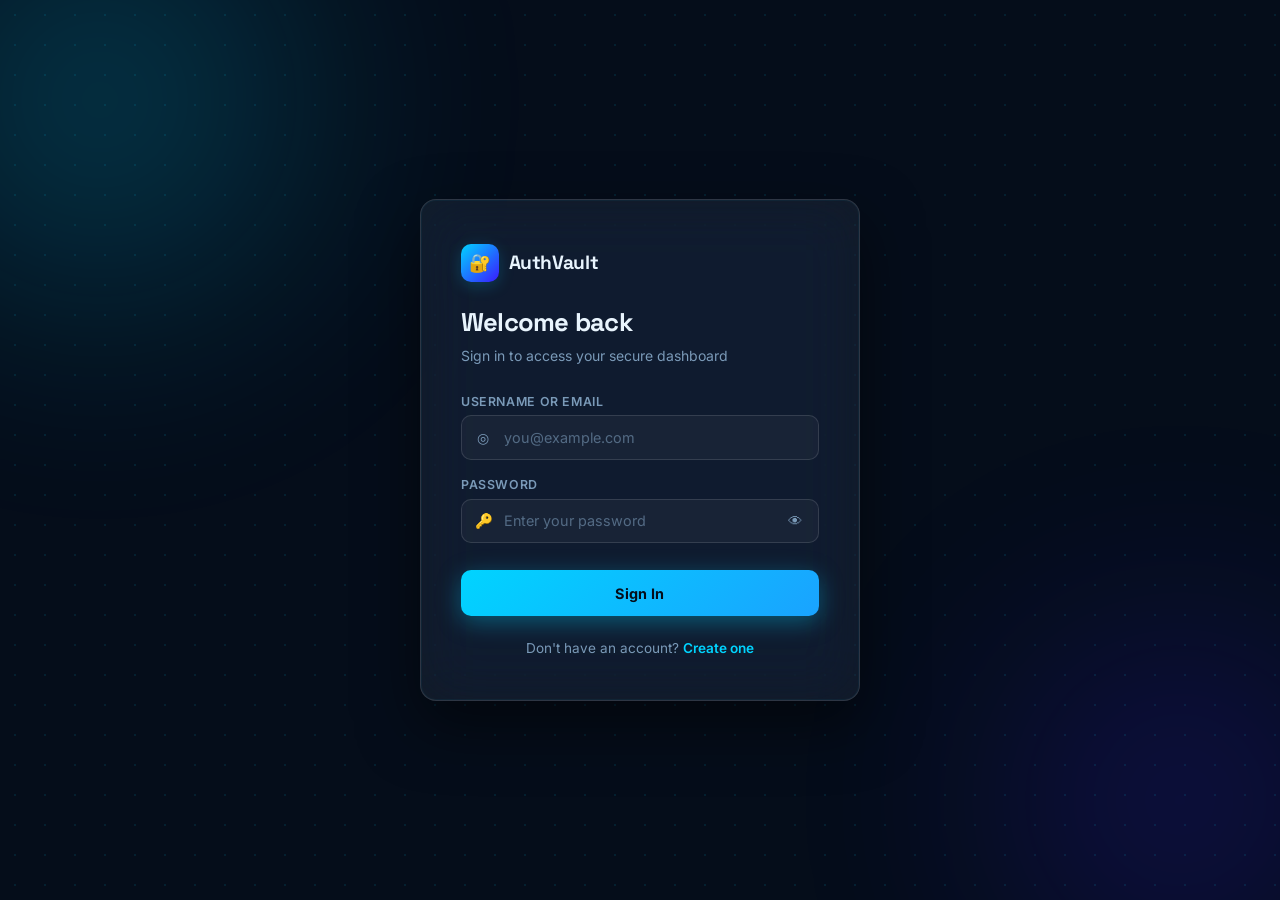
<file: WebDev-L2-task4-LoginAuthentication/index.html>
<!DOCTYPE html>
<html lang="en">
<head>
  <meta charset="UTF-8" />
  <meta name="viewport" content="width=device-width, initial-scale=1.0" />
  <title>Sign In — AuthVault</title>
  <link rel="stylesheet" href="style.css" />
</head>
<body>

  <!-- Animated background layers -->
  <div class="bg-canvas" aria-hidden="true"></div>
  <div class="bg-dots"   aria-hidden="true"></div>

  <main class="page-wrapper">
    <div class="auth-card" role="main">

      <!-- Brand mark -->
      <a href="index.html" class="brand" aria-label="AuthVault home">
        <div class="brand-icon" aria-hidden="true">🔐</div>
        <span class="brand-name">AuthVault</span>
      </a>

      <!-- Heading -->
      <header class="card-header">
        <h1 class="card-title">Welcome back</h1>
        <p class="card-subtitle">Sign in to access your secure dashboard</p>
      </header>

      <!-- Global alert box (shown on error) -->
      <div id="loginAlert" class="alert alert-error" role="alert" aria-live="polite">
        <span class="alert-icon">⚠</span>
        <span class="alert-msg"></span>
      </div>

      <!-- Login Form -->
      <form id="loginForm" class="auth-form" novalidate>

        <!-- Username or Email -->
        <div class="field-group">
          <label class="field-label" for="loginIdentifier">Username or Email</label>
          <div class="field-wrap">
            <input
              class="field-input"
              type="text"
              id="loginIdentifier"
              name="identifier"
              placeholder="you@example.com"
              autocomplete="username email"
              spellcheck="false"
              aria-describedby="errIdentifier"
            />
            <span class="field-icon" aria-hidden="true">◎</span>
          </div>
          <span class="field-error" id="errIdentifier" aria-live="polite"></span>
        </div>

        <!-- Password -->
        <div class="field-group">
          <label class="field-label" for="loginPassword">Password</label>
          <div class="field-wrap">
            <input
              class="field-input"
              type="password"
              id="loginPassword"
              name="password"
              placeholder="Enter your password"
              autocomplete="current-password"
              aria-describedby="errLoginPw"
            />
            <span class="field-icon" aria-hidden="true">🔑</span>
            <button
              type="button"
              class="toggle-pw"
              id="toggleLoginPw"
              aria-label="Show password"
              title="Toggle visibility"
            >👁</button>
          </div>
          <span class="field-error" id="errLoginPw" aria-live="polite"></span>
        </div>

        <!-- Submit -->
        <button type="submit" class="btn-primary" id="loginBtn">
          <span class="btn-label">Sign In</span>
          <span class="btn-spinner" aria-hidden="true"></span>
        </button>

      </form>

      <!-- Register link -->
      <p class="nav-link-row">
        Don't have an account? <a href="register.html">Create one</a>
      </p>

    </div>
  </main>

  <script src="script.js"></script>
</body>
</html>
</file>
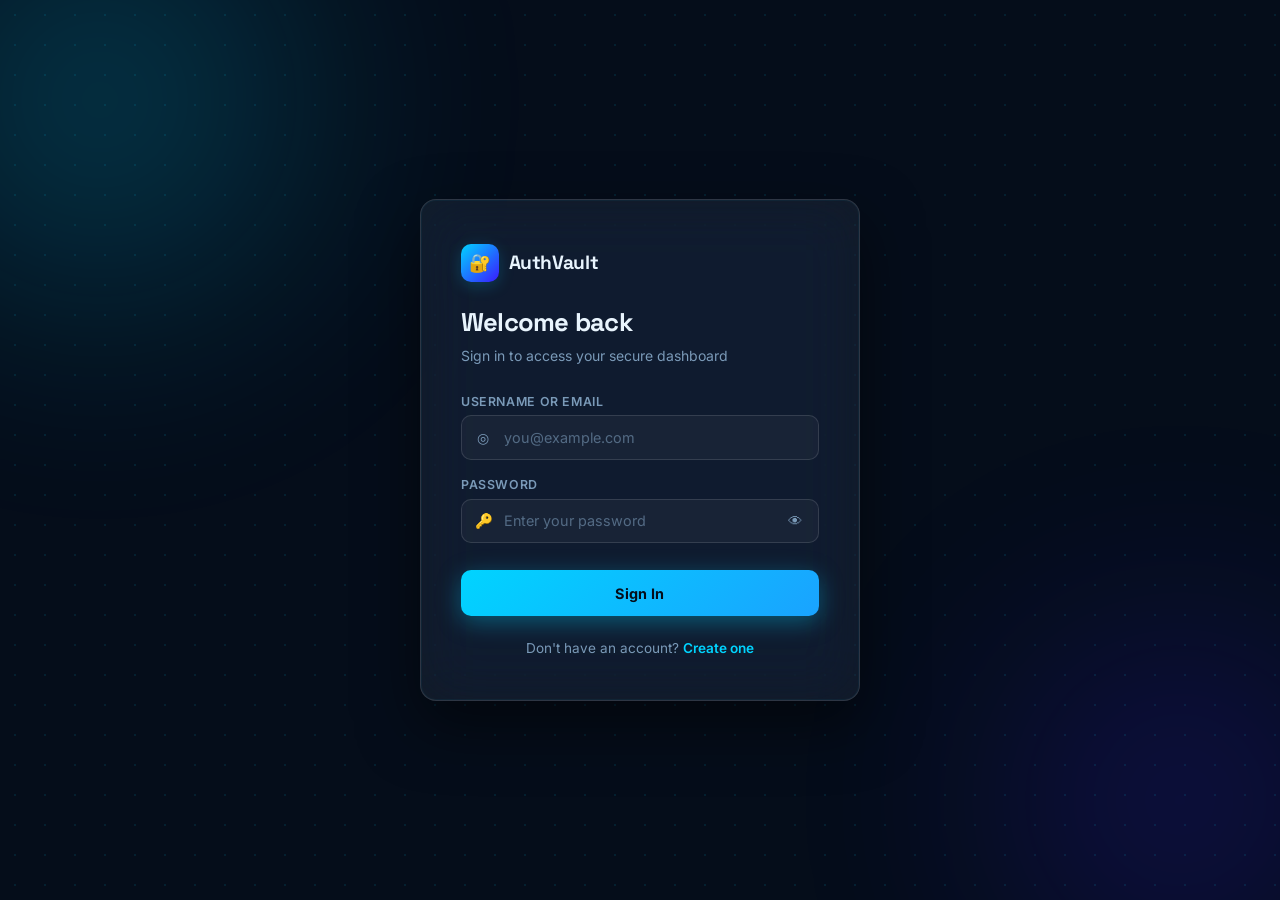
<file: WebDev-L2-task4-LoginAuthentication/dashboard.html>
<!DOCTYPE html>
<html lang="en">
<head>
  <meta charset="UTF-8" />
  <meta name="viewport" content="width=device-width, initial-scale=1.0" />
  <title>Dashboard — AuthVault</title>
  <link rel="stylesheet" href="style.css" />
</head>

<!--
  dashboard-body uses different body alignment
  (flex-start instead of center) so the topbar + scrollable content work.
-->
<body class="dashboard-body">

  <!-- Animated background -->
  <div class="bg-canvas" aria-hidden="true"></div>
  <div class="bg-dots"   aria-hidden="true"></div>

  <!-- ── Top navigation bar ────────────────────────────── -->
  <header class="topbar">
    <a href="dashboard.html" class="topbar-brand" aria-label="AuthVault dashboard">
      <div class="brand-icon" style="width:32px;height:32px;font-size:0.95rem;" aria-hidden="true">🔐</div>
      <span class="topbar-brand-name">AuthVault</span>
    </a>

    <div class="topbar-right">
      <!-- User badge (hidden on very small screens via CSS) -->
      <div class="user-badge" aria-label="Logged in as">
        <div class="user-avatar" data-avatar aria-hidden="true">--</div>
        <span data-username>User</span>
      </div>

      <!-- Logout button -->
      <button class="btn-logout" data-logout aria-label="Sign out">
        <span aria-hidden="true">⏻</span> Sign out
      </button>
    </div>
  </header>

  <!-- ── Main content ───────────────────────────────────── -->
  <main id="dashboardPage" class="dash-content" role="main">

    <!-- Welcome hero -->
    <section class="welcome-hero" aria-labelledby="welcomeHeading">
      <div class="welcome-chip" aria-hidden="true">✦ Authenticated Session</div>
      <h1 class="welcome-title" id="welcomeHeading">
        Hey, <span class="accent" data-username>there</span> 👋
      </h1>
      <p class="welcome-sub">
        You're securely logged in. Your credentials were verified with SHA-256
        hashing — your password was never stored in plain text.
      </p>
    </section>

    <!-- Stats grid -->
    <section class="stats-grid" aria-label="At a glance">

      <article class="stat-card">
        <div class="stat-icon c" aria-hidden="true">🛡</div>
        <div class="stat-value" data-count="256" aria-label="256">0</div>
        <div class="stat-label">Bit Hash Security</div>
      </article>

      <article class="stat-card">
        <div class="stat-icon g" aria-hidden="true">✓</div>
        <div class="stat-value" data-count="100" aria-label="100">0</div>
        <div class="stat-label">Uptime %</div>
      </article>

      <article class="stat-card">
        <div class="stat-icon b" aria-hidden="true">⚡</div>
        <div class="stat-value" data-count="0" aria-label="0">0</div>
        <div class="stat-label">Failed Login Attempts</div>
      </article>

      <article class="stat-card">
        <div class="stat-icon o" aria-hidden="true">🔒</div>
        <div class="stat-value" data-count="1" aria-label="1">0</div>
        <div class="stat-label">Active Sessions</div>
      </article>

    </section>

    <!-- Session info card -->
    <section class="section-card" aria-label="Session details">
      <div class="section-inner">
        <h2 class="section-head">
          <span aria-hidden="true">📋</span> Session Details
        </h2>
        <dl class="info-rows">

          <div class="info-row">
            <dt class="info-key">Status</dt>
            <dd class="info-val ok">● Active</dd>
          </div>

          <div class="info-row">
            <dt class="info-key">Logged in as</dt>
            <dd class="info-val" data-username>—</dd>
          </div>

          <div class="info-row">
            <dt class="info-key">Email</dt>
            <dd class="info-val" id="sessionEmail">—</dd>
          </div>

          <div class="info-row">
            <dt class="info-key">Login time</dt>
            <dd class="info-val" id="sessionLoginTime">—</dd>
          </div>

          <div class="info-row">
            <dt class="info-key">Auth method</dt>
            <dd class="info-val pill">SHA-256 · localStorage</dd>
          </div>

          <div class="info-row">
            <dt class="info-key">Password stored</dt>
            <dd class="info-val ok">Hashed only ✓</dd>
          </div>

        </dl>
      </div>
    </section>

    <!-- Security notice -->
    <section class="section-card" aria-label="Security information" style="margin-top:1rem;">
      <div class="section-inner">
        <h2 class="section-head">
          <span aria-hidden="true">ℹ</span> How this works
        </h2>
        <div class="info-rows">
          <div class="info-row" style="display:block;padding-bottom:0.6rem;border-bottom:1px solid rgba(255,255,255,0.05);">
            <p style="color:var(--muted);font-size:0.875rem;line-height:1.7;">
              <strong style="color:var(--text);">Password hashing:</strong>
              When you register, your password is passed through
              <strong style="color:var(--cyan);">SHA-256</strong> via the browser's native
              <code style="background:rgba(0,212,255,0.08);padding:0.1em 0.4em;border-radius:4px;font-size:0.82rem;">Web Crypto API</code>
              and only the resulting hash is saved to localStorage.
              The original password is never written anywhere.
            </p>
          </div>
          <div class="info-row" style="display:block;padding-bottom:0;">
            <p style="color:var(--muted);font-size:0.875rem;line-height:1.7;">
              <strong style="color:var(--text);">Session management:</strong>
              On successful login, a session object (username, email, timestamp) is
              stored in localStorage. Protected pages check for this object on load
              and redirect unauthenticated visitors straight back to the login page.
              Signing out clears the session immediately.
            </p>
          </div>
        </div>
      </div>
    </section>

  </main>

  <script src="script.js"></script>
</body>
</html>
</file>
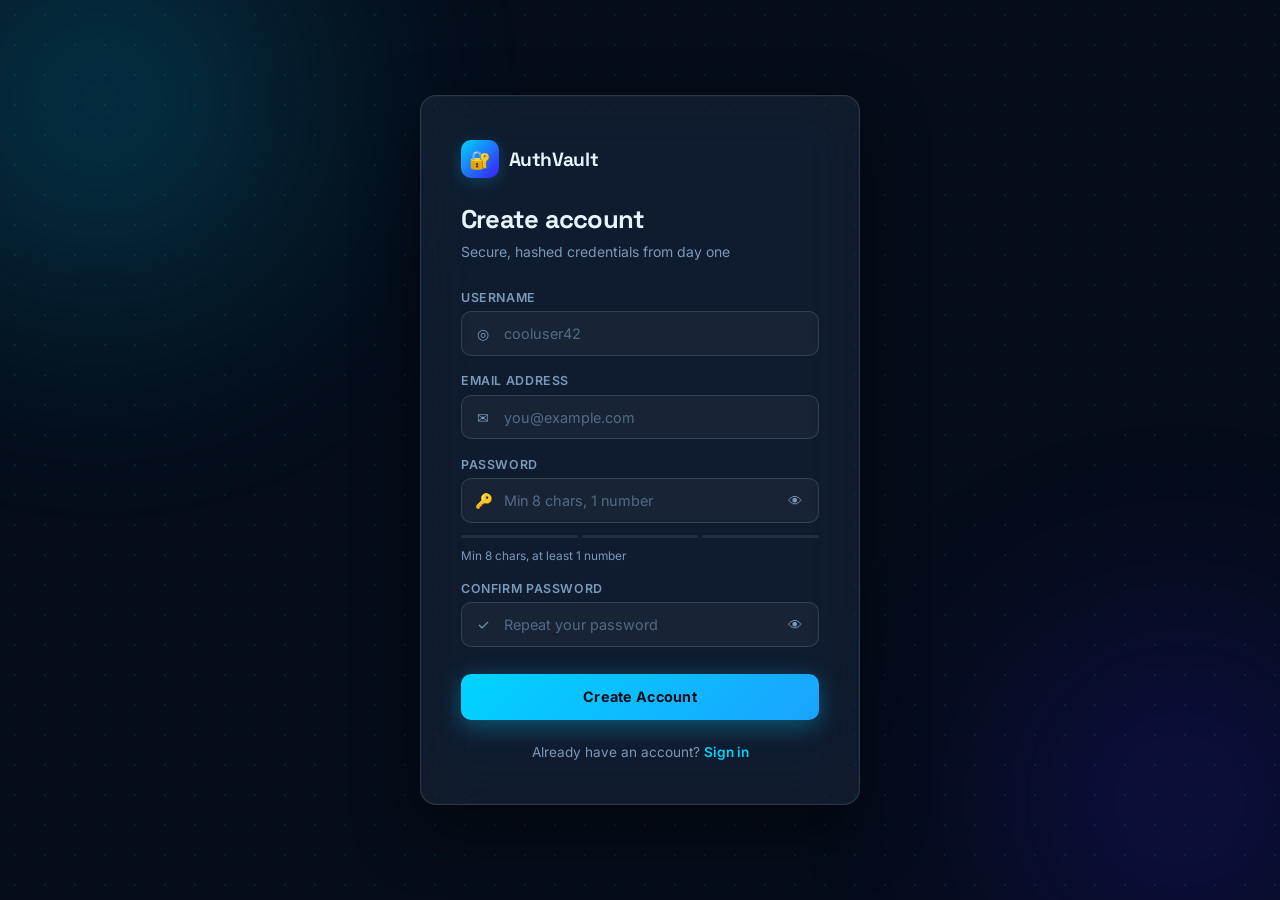
<file: WebDev-L2-task4-LoginAuthentication/register.html>
<!DOCTYPE html>
<html lang="en">
<head>
  <meta charset="UTF-8" />
  <meta name="viewport" content="width=device-width, initial-scale=1.0" />
  <title>Create Account — AuthVault</title>
  <link rel="stylesheet" href="style.css" />
</head>
<body>

  <!-- Animated background layers -->
  <div class="bg-canvas" aria-hidden="true"></div>
  <div class="bg-dots"   aria-hidden="true"></div>

  <main class="page-wrapper">
    <div class="auth-card" role="main">

      <!-- Brand mark -->
      <a href="index.html" class="brand" aria-label="AuthVault home">
        <div class="brand-icon" aria-hidden="true">🔐</div>
        <span class="brand-name">AuthVault</span>
      </a>

      <!-- Heading -->
      <header class="card-header">
        <h1 class="card-title">Create account</h1>
        <p class="card-subtitle">Secure, hashed credentials from day one</p>
      </header>

      <!-- Global alert -->
      <div id="regAlert" class="alert" role="alert" aria-live="polite">
        <span class="alert-icon">⚠</span>
        <span class="alert-msg"></span>
      </div>

      <!-- Registration Form -->
      <form id="registerForm" class="auth-form" novalidate>

        <!-- Username -->
        <div class="field-group">
          <label class="field-label" for="regUsername">Username</label>
          <div class="field-wrap">
            <input
              class="field-input"
              type="text"
              id="regUsername"
              name="username"
              placeholder="cooluser42"
              autocomplete="username"
              spellcheck="false"
              aria-describedby="errUsername"
              minlength="3"
            />
            <span class="field-icon" aria-hidden="true">◎</span>
          </div>
          <span class="field-error" id="errUsername" aria-live="polite"></span>
        </div>

        <!-- Email -->
        <div class="field-group">
          <label class="field-label" for="regEmail">Email address</label>
          <div class="field-wrap">
            <input
              class="field-input"
              type="email"
              id="regEmail"
              name="email"
              placeholder="you@example.com"
              autocomplete="email"
              spellcheck="false"
              aria-describedby="errEmail"
            />
            <span class="field-icon" aria-hidden="true">✉</span>
          </div>
          <span class="field-error" id="errEmail" aria-live="polite"></span>
        </div>

        <!-- Password -->
        <div class="field-group">
          <label class="field-label" for="regPassword">Password</label>
          <div class="field-wrap">
            <input
              class="field-input"
              type="password"
              id="regPassword"
              name="password"
              placeholder="Min 8 chars, 1 number"
              autocomplete="new-password"
              aria-describedby="errPassword pwHint"
            />
            <span class="field-icon" aria-hidden="true">🔑</span>
            <button
              type="button"
              class="toggle-pw"
              id="toggleRegPw"
              aria-label="Show password"
              title="Toggle visibility"
            >👁</button>
          </div>
          <!-- Strength bars -->
          <div class="pw-strength" aria-hidden="true">
            <div class="pw-bar" id="bar1"></div>
            <div class="pw-bar" id="bar2"></div>
            <div class="pw-bar" id="bar3"></div>
          </div>
          <p class="pw-hint" id="pwHint">Min 8 chars, at least 1 number</p>
          <span class="field-error" id="errPassword" aria-live="polite"></span>
        </div>

        <!-- Confirm Password -->
        <div class="field-group">
          <label class="field-label" for="regConfirm">Confirm Password</label>
          <div class="field-wrap">
            <input
              class="field-input"
              type="password"
              id="regConfirm"
              name="confirmPassword"
              placeholder="Repeat your password"
              autocomplete="new-password"
              aria-describedby="errConfirm"
            />
            <span class="field-icon" aria-hidden="true">✓</span>
            <button
              type="button"
              class="toggle-pw"
              id="toggleConfirmPw"
              aria-label="Show confirm password"
              title="Toggle visibility"
            >👁</button>
          </div>
          <span class="field-error" id="errConfirm" aria-live="polite"></span>
        </div>

        <!-- Submit -->
        <button type="submit" class="btn-primary" id="regBtn">
          <span class="btn-label">Create Account</span>
          <span class="btn-spinner" aria-hidden="true"></span>
        </button>

      </form>

      <!-- Login link -->
      <p class="nav-link-row">
        Already have an account? <a href="index.html">Sign in</a>
      </p>

    </div>
  </main>

  <script src="script.js"></script>
</body>
</html>
</file>
<file: WebDev-L1-LandingPage/style.css>
/* =========================================================================
   NOVATECH AI — LANDING PAGE STYLES
   Design tokens: deep indigo-navy base, single warm amber accent.
   Typography: Space Grotesk (display) / Inter (body) / JetBrains Mono (labels)
   ========================================================================= */

/* ---------- 1. CSS RESET & BOX SIZING ---------- */
*,
*::before,
*::after {
  box-sizing: border-box;
  margin: 0;
  padding: 0;
}

html {
  scroll-behavior: smooth;
}

img, svg {
  display: block;
  max-width: 100%;
}

ul {
  list-style: none;
}

a {
  text-decoration: none;
  color: inherit;
}

/* ---------- 2. DESIGN TOKENS (CSS VARIABLES) ---------- */
:root {
  /* Color palette */
  --color-bg:            #0B0F1A; /* near-black ink background */
  --color-surface:       #121826; /* raised surface: nav, cards */
  --color-surface-alt:   #161D2E; /* slightly lighter surface variant */
  --color-border:        #262E42; /* hairline borders */
  --color-text:          #E8EAF0; /* primary text, soft white */
  --color-text-muted:    #8A93A6; /* secondary text */
  --color-accent:        #FF8A3D; /* signal amber - the ONE accent */
  --color-accent-dim:    #C96A2C; /* darker amber for hover/borders */
  --color-accent-soft:   rgba(255, 138, 61, 0.12); /* tinted backgrounds */

  /* Typography */
  --font-display: 'Space Grotesk', sans-serif;
  --font-body:    'Inter', sans-serif;
  --font-mono:    'JetBrains Mono', monospace;

  --fs-h1: clamp(2.4rem, 4.5vw, 3.8rem);
  --fs-h2: clamp(1.8rem, 3vw, 2.6rem);
  --fs-h3: 1.25rem;
  --fs-body: 1rem;
  --fs-small: 0.875rem;
  --fs-eyebrow: 0.8rem;

  /* Layout */
  --container-width: 1180px;
  --radius-md: 12px;
  --radius-lg: 20px;
  --header-height: 76px;

  /* Motion */
  --ease: cubic-bezier(0.22, 1, 0.36, 1);
}

/* ---------- 3. BASE / GLOBAL STYLES ---------- */
body {
  font-family: var(--font-body);
  background-color: var(--color-bg);
  color: var(--color-text);
  font-size: var(--fs-body);
  line-height: 1.65;
  -webkit-font-smoothing: antialiased;
}

.container {
  width: 100%;
  max-width: var(--container-width);
  margin-inline: auto;
  padding-inline: 24px;
}

/* Headings always use the display face */
h1, h2, h3, h4 {
  font-family: var(--font-display);
  font-weight: 600;
  line-height: 1.15;
  letter-spacing: -0.01em;
  color: var(--color-text);
}

p {
  color: var(--color-text-muted);
}

/* Skip link for keyboard / screen-reader users */
.skip-link {
  position: absolute;
  left: -999px;
  top: 0;
  background: var(--color-accent);
  color: #0B0F1A;
  padding: 10px 16px;
  z-index: 999;
  font-family: var(--font-mono);
  font-size: var(--fs-small);
}
.skip-link:focus {
  left: 12px;
  top: 12px;
}

/* Visible keyboard focus state across the page */
a:focus-visible,
button:focus-visible,
.nav-burger:focus-visible {
  outline: 2px solid var(--color-accent);
  outline-offset: 3px;
  border-radius: 4px;
}

/* Respect users who prefer reduced motion */
@media (prefers-reduced-motion: reduce) {
  *, *::before, *::after {
    animation-duration: 0.001ms !important;
    animation-iteration-count: 1 !important;
    transition-duration: 0.001ms !important;
    scroll-behavior: auto !important;
  }
}

/* Reusable section label ("eyebrow") set in the monospace utility face */
.eyebrow {
  font-family: var(--font-mono);
  font-size: var(--fs-eyebrow);
  color: var(--color-accent);
  letter-spacing: 0.04em;
  margin-bottom: 14px;
}

.text-accent {
  color: var(--color-accent);
}

/* ---------- 4. BUTTONS ---------- */
.btn {
  display: inline-flex;
  align-items: center;
  justify-content: center;
  font-family: var(--font-body);
  font-weight: 600;
  font-size: var(--fs-small);
  padding: 13px 26px;
  border-radius: 8px;
  border: 1px solid transparent;
  cursor: pointer;
  transition: transform 0.2s var(--ease), background-color 0.2s var(--ease), border-color 0.2s var(--ease), box-shadow 0.2s var(--ease);
  white-space: nowrap;
}

.btn-primary {
  background-color: var(--color-accent);
  color: #1A1004;
  box-shadow: 0 0 0 0 rgba(255, 138, 61, 0.5);
}
.btn-primary:hover {
  background-color: #ffa05f;
  transform: translateY(-2px);
  box-shadow: 0 8px 20px -6px rgba(255, 138, 61, 0.55);
}

.btn-ghost {
  background-color: transparent;
  color: var(--color-text);
  border-color: var(--color-border);
}
.btn-ghost:hover {
  border-color: var(--color-accent);
  color: var(--color-accent);
  transform: translateY(-2px);
}

.btn-large {
  padding: 16px 34px;
  font-size: var(--fs-body);
}

/* ---------- 5. NAVIGATION BAR (sticky) ---------- */
.site-header {
  position: sticky;
  top: 0;
  z-index: 100;
  background-color: rgba(11, 15, 26, 0.85);
  backdrop-filter: blur(10px);
  border-bottom: 1px solid var(--color-border);
}

.navbar {
  max-width: var(--container-width);
  margin-inline: auto;
  height: var(--header-height);
  display: flex;
  align-items: center;
  justify-content: space-between;
  padding-inline: 24px;
}

.brand {
  display: flex;
  align-items: center;
  gap: 10px;
  font-family: var(--font-display);
  font-weight: 700;
  font-size: 1.2rem;
  color: var(--color-text);
}

.brand-ai {
  color: var(--color-accent);
}

.brand-mark {
  width: 12px;
  height: 12px;
  border-radius: 3px;
  background: var(--color-accent);
  box-shadow: 0 0 0 4px var(--color-accent-soft);
  flex-shrink: 0;
}

.nav-links {
  display: flex;
  align-items: center;
  gap: 36px;
}

.nav-links a:not(.nav-cta) {
  font-size: var(--fs-small);
  font-weight: 500;
  color: var(--color-text-muted);
  position: relative;
  padding-bottom: 4px;
  transition: color 0.2s var(--ease);
}

.nav-links a:not(.nav-cta)::after {
  content: '';
  position: absolute;
  left: 0;
  bottom: 0;
  width: 0;
  height: 2px;
  background: var(--color-accent);
  transition: width 0.25s var(--ease);
}

.nav-links a:not(.nav-cta):hover {
  color: var(--color-text);
}
.nav-links a:not(.nav-cta):hover::after {
  width: 100%;
}

.nav-cta {
  background-color: var(--color-accent);
  color: #1A1004;
  font-size: var(--fs-small);
  font-weight: 600;
  padding: 9px 18px;
  border-radius: 7px;
  transition: background-color 0.2s var(--ease), transform 0.2s var(--ease);
}
.nav-cta:hover {
  background-color: #ffa05f;
  transform: translateY(-1px);
}

/* Mobile nav toggle (checkbox hack — pure CSS, no JS) */
.nav-toggle {
  display: none;
}

.nav-burger {
  display: none;
  flex-direction: column;
  gap: 5px;
  cursor: pointer;
  z-index: 110;
}
.nav-burger span {
  width: 26px;
  height: 2px;
  background-color: var(--color-text);
  border-radius: 2px;
  transition: transform 0.25s var(--ease), opacity 0.25s var(--ease);
}

/* ---------- 6. HERO SECTION ---------- */
.hero {
  padding-block: 96px 80px;
  border-bottom: 1px solid var(--color-border);
  overflow: hidden;
}

.hero-inner {
  display: grid;
  grid-template-columns: 1.1fr 0.9fr;
  align-items: center;
  gap: 56px;
}

.hero-title {
  font-size: var(--fs-h1);
  margin-bottom: 22px;
}

.hero-subtitle {
  font-size: 1.05rem;
  max-width: 520px;
  margin-bottom: 36px;
}

.hero-actions {
  display: flex;
  gap: 16px;
  margin-bottom: 56px;
  flex-wrap: wrap;
}

.hero-stats {
  display: flex;
  gap: 40px;
  border-top: 1px solid var(--color-border);
  padding-top: 28px;
  flex-wrap: wrap;
}

.stat {
  display: flex;
  flex-direction: column;
  gap: 4px;
}

.stat-number {
  font-family: var(--font-display);
  font-size: 1.5rem;
  font-weight: 700;
  color: var(--color-text);
}

.stat-label {
  font-family: var(--font-mono);
  font-size: 0.75rem;
  color: var(--color-text-muted);
}

/* --- Signature element: animated signal trace SVG --- */
.hero-visual {
  position: relative;
}

.signal-svg {
  width: 100%;
  height: auto;
}

.panel-frame {
  fill: var(--color-surface);
  stroke: var(--color-border);
  stroke-width: 1.5;
}

.grid-line {
  stroke: var(--color-border);
  stroke-width: 1;
  stroke-dasharray: 4 6;
}

.trace-path {
  fill: none;
  stroke: var(--color-accent);
  stroke-width: 2.5;
  stroke-linecap: round;
  stroke-linejoin: round;
  stroke-dasharray: 1090;
  stroke-dashoffset: 1090;
  animation: trace-draw 6s var(--ease) infinite;
}

@keyframes trace-draw {
  0%   { stroke-dashoffset: 1090; }
  45%  { stroke-dashoffset: 0; }
  85%  { stroke-dashoffset: 0; }
  100% { stroke-dashoffset: -1090; }
}

.trace-node {
  fill: var(--color-bg);
  stroke: var(--color-accent);
  stroke-width: 2;
  animation: node-pulse 2.4s ease-in-out infinite;
}
.trace-node-delay {
  animation-delay: 1.2s;
}

@keyframes node-pulse {
  0%, 100% { r: 5; opacity: 1; }
  50%      { r: 8; opacity: 0.5; }
}

/* ---------- 7. SECTION HEADING (shared) ---------- */
.section-title {
  font-size: var(--fs-h2);
  margin-bottom: 18px;
}

.section-body {
  font-size: 1rem;
  max-width: 640px;
}

.section-body-center {
  margin-inline: auto;
  text-align: center;
}

.section-heading {
  text-align: center;
  max-width: 700px;
  margin-inline: auto;
  margin-bottom: 56px;
}
.section-heading .eyebrow {
  display: flex;
  justify-content: center;
}

/* ---------- 8. ABOUT SECTION ---------- */
.about {
  padding-block: 96px;
  border-bottom: 1px solid var(--color-border);
}

.about-grid {
  display: grid;
  grid-template-columns: 1.15fr 0.85fr;
  gap: 64px;
  align-items: start;
}

.section-body + .section-body {
  margin-top: 16px;
}

.about-list {
  margin-top: 28px;
  display: flex;
  flex-direction: column;
  gap: 14px;
}

.about-list li {
  display: flex;
  align-items: flex-start;
  gap: 12px;
  font-size: var(--fs-small);
  color: var(--color-text);
}

.check {
  flex-shrink: 0;
  width: 22px;
  height: 22px;
  display: flex;
  align-items: center;
  justify-content: center;
  background: var(--color-accent-soft);
  color: var(--color-accent);
  border-radius: 50%;
  font-size: 0.7rem;
  margin-top: 1px;
}

.about-card-stack {
  display: flex;
  flex-direction: column;
  gap: 20px;
}

.info-card {
  background-color: var(--color-surface);
  border: 1px solid var(--color-border);
  border-radius: var(--radius-md);
  padding: 28px;
  transition: transform 0.25s var(--ease), border-color 0.25s var(--ease);
}
.info-card:hover {
  transform: translateY(-4px);
  border-color: var(--color-accent-dim);
}

.info-card h3 {
  font-size: var(--fs-h3);
  margin-bottom: 10px;
}

.info-card p {
  font-size: var(--fs-small);
}

.info-card-accent {
  background: linear-gradient(160deg, var(--color-surface) 0%, var(--color-surface-alt) 100%);
  border-color: var(--color-accent-dim);
}

/* ---------- 9. FEATURES / SERVICES SECTION ---------- */
.features {
  padding-block: 96px;
  border-bottom: 1px solid var(--color-border);
}

.features-grid {
  display: grid;
  grid-template-columns: repeat(3, 1fr);
  gap: 28px;
}

.feature-card {
  background-color: var(--color-surface);
  border: 1px solid var(--color-border);
  border-radius: var(--radius-md);
  padding: 32px 28px;
  transition: transform 0.25s var(--ease), border-color 0.25s var(--ease), background-color 0.25s var(--ease);
}

.feature-card:hover {
  transform: translateY(-6px);
  border-color: var(--color-accent);
  background-color: var(--color-surface-alt);
}

.feature-icon {
  width: 48px;
  height: 48px;
  margin-bottom: 20px;
}

.icon-stroke {
  fill: none;
  stroke: var(--color-accent);
  stroke-width: 2.2;
  stroke-linecap: round;
  stroke-linejoin: round;
}

.icon-fill {
  fill: var(--color-accent);
}

.feature-card h3 {
  font-size: var(--fs-h3);
  margin-bottom: 10px;
}

.feature-card p {
  font-size: var(--fs-small);
}

/* ---------- 10. CALL TO ACTION BAND ---------- */
.cta-band {
  padding-block: 90px;
  background: linear-gradient(180deg, var(--color-bg) 0%, var(--color-surface) 100%);
  text-align: center;
}

.cta-inner {
  max-width: 640px;
  display: flex;
  flex-direction: column;
  align-items: center;
  gap: 16px;
}

.cta-title {
  font-size: var(--fs-h2);
}

.cta-subtitle {
  font-size: 1rem;
  margin-bottom: 12px;
}

/* ---------- 11. FOOTER ---------- */
.site-footer {
  background-color: var(--color-surface);
  border-top: 1px solid var(--color-border);
  padding-top: 64px;
}

.footer-grid {
  display: grid;
  grid-template-columns: 1.4fr 1fr 1fr 1fr;
  gap: 40px;
  padding-bottom: 48px;
}

.footer-brand .brand {
  margin-bottom: 14px;
}

.footer-tagline {
  font-size: var(--fs-small);
  max-width: 240px;
}

.footer-col h4 {
  font-family: var(--font-mono);
  font-size: 0.78rem;
  text-transform: uppercase;
  letter-spacing: 0.06em;
  color: var(--color-text);
  margin-bottom: 18px;
}

.footer-col ul {
  display: flex;
  flex-direction: column;
  gap: 12px;
}

.footer-col li {
  font-size: var(--fs-small);
  color: var(--color-text-muted);
}

.footer-col a {
  transition: color 0.2s var(--ease);
}
.footer-col a:hover {
  color: var(--color-accent);
}

.footer-bottom {
  border-top: 1px solid var(--color-border);
  padding-block: 24px;
  display: flex;
  justify-content: space-between;
  flex-wrap: wrap;
  gap: 10px;
}

.footer-bottom p {
  font-size: 0.8rem;
  color: var(--color-text-muted);
}

/* =========================================================================
   12. RESPONSIVE BREAKPOINTS
   Desktop-first content built above; tablet & mobile adjustments below.
   ========================================================================= */

/* ----- Tablet (≤ 1024px) ----- */
@media (max-width: 1024px) {
  .hero-inner {
    grid-template-columns: 1fr;
  }

  .hero-visual {
    max-width: 460px;
    margin-inline: auto;
    order: -1;
  }

  .about-grid {
    grid-template-columns: 1fr;
  }

  .features-grid {
    grid-template-columns: repeat(2, 1fr);
  }

  .footer-grid {
    grid-template-columns: 1fr 1fr;
    row-gap: 36px;
  }
}

/* ----- Mobile (≤ 768px) ----- */
@media (max-width: 768px) {
  :root {
    --header-height: 64px;
  }

  /* Hamburger menu activation */
  .nav-burger {
    display: flex;
  }

  .nav-links {
    position: absolute;
    top: var(--header-height);
    left: 0;
    right: 0;
    flex-direction: column;
    align-items: flex-start;
    gap: 0;
    background-color: var(--color-surface);
    border-bottom: 1px solid var(--color-border);
    max-height: 0;
    overflow: hidden;
    transition: max-height 0.3s var(--ease);
  }

  .nav-links li {
    width: 100%;
    padding: 14px 24px;
    border-top: 1px solid var(--color-border);
  }

  .nav-links .nav-cta {
    display: inline-block;
    margin-top: 4px;
  }

  .nav-toggle:checked ~ .nav-links {
    max-height: 360px;
  }

  .nav-toggle:checked ~ .nav-burger span:nth-child(1) {
    transform: translateY(7px) rotate(45deg);
  }
  .nav-toggle:checked ~ .nav-burger span:nth-child(2) {
    opacity: 0;
  }
  .nav-toggle:checked ~ .nav-burger span:nth-child(3) {
    transform: translateY(-7px) rotate(-45deg);
  }

  .hero {
    padding-block: 56px 56px;
  }

  .hero-actions {
    flex-direction: column;
    align-items: stretch;
  }

  .hero-stats {
    gap: 28px;
  }

  .about,
  .features {
    padding-block: 64px;
  }

  .features-grid {
    grid-template-columns: 1fr;
  }

  .footer-grid {
    grid-template-columns: 1fr;
    gap: 32px;
  }

  .footer-bottom {
    flex-direction: column;
    text-align: center;
  }
}

/* ----- Small mobile (≤ 420px) ----- */
@media (max-width: 420px) {
  .container {
    padding-inline: 18px;
  }

  .hero-stats {
    flex-direction: column;
    gap: 18px;
  }

  .cta-title {
    font-size: 1.6rem;
  }
}
</file>
<file: WebDev-L1-PersonalPortfolio/style.css>
/* =========================================================================
   RAGAVI — PERSONAL PORTFOLIO STYLES
   Design tokens: warm paper background, single pine-green accent.
   Typography: Fraunces (display) / Inter (body) / Space Mono (code/labels)
   ========================================================================= */

/* ---------- 1. RESET & BOX SIZING ---------- */
*,
*::before,
*::after {
  box-sizing: border-box;
  margin: 0;
  padding: 0;
}

html {
  scroll-behavior: smooth;
}

img, svg {
  display: block;
  max-width: 100%;
}

ul {
  list-style: none;
}

a {
  text-decoration: none;
  color: inherit;
}

/* ---------- 2. DESIGN TOKENS ---------- */
:root {
  /* Color palette */
  --color-bg:        #FAF8F3; /* warm paper background */
  --color-surface:   #F1ECE1; /* parchment card surface */
  --color-border:    #DBD4C3; /* hairline borders */
  --color-ink:       #1C1F26; /* primary text, near-black */
  --color-muted:     #5B6472; /* secondary text, slate */
  --color-accent:    #2F7A5C; /* pine green - the single accent */
  --color-accent-dark: #235E46;
  --color-accent-soft: rgba(47, 122, 92, 0.1);

  /* Typography */
  --font-display: 'Fraunces', serif;
  --font-body:    'Inter', sans-serif;
  --font-mono:    'Space Mono', monospace;

  --fs-h1: clamp(2.6rem, 6vw, 4.2rem);
  --fs-h2: clamp(1.8rem, 3.4vw, 2.5rem);
  --fs-h3: 1.2rem;
  --fs-body: 1rem;
  --fs-small: 0.875rem;
  --fs-eyebrow: 0.8rem;

  /* Layout */
  --container-width: 1140px;
  --radius-md: 14px;
  --radius-lg: 22px;
  --header-height: 74px;
  --shadow-soft: 0 10px 30px -12px rgba(28, 31, 38, 0.15);
  --shadow-hover: 0 18px 34px -14px rgba(28, 31, 38, 0.22);

  --ease: cubic-bezier(0.22, 1, 0.36, 1);
}

/* ---------- 3. BASE / GLOBAL ---------- */
body {
  font-family: var(--font-body);
  background-color: var(--color-bg);
  color: var(--color-ink);
  font-size: var(--fs-body);
  line-height: 1.65;
  -webkit-font-smoothing: antialiased;
}

.container {
  width: 100%;
  max-width: var(--container-width);
  margin-inline: auto;
  padding-inline: 24px;
}

h1, h2, h3 {
  font-family: var(--font-display);
  font-weight: 600;
  line-height: 1.15;
  color: var(--color-ink);
}

p {
  color: var(--color-muted);
}

/* Skip link */
.skip-link {
  position: absolute;
  left: -999px;
  top: 0;
  background: var(--color-accent);
  color: #fff;
  padding: 10px 16px;
  z-index: 999;
  font-family: var(--font-mono);
  font-size: var(--fs-small);
  border-radius: 0 0 6px 0;
}
.skip-link:focus {
  left: 0;
}

/* Visible keyboard focus across the page */
a:focus-visible,
.nav-burger:focus-visible {
  outline: 2px solid var(--color-accent);
  outline-offset: 3px;
  border-radius: 4px;
}

@media (prefers-reduced-motion: reduce) {
  *, *::before, *::after {
    animation-duration: 0.001ms !important;
    animation-iteration-count: 1 !important;
    transition-duration: 0.001ms !important;
    scroll-behavior: auto !important;
  }
}

/* Eyebrow label set in monospace, used as a structural device above headings */
.eyebrow {
  font-family: var(--font-mono);
  font-size: var(--fs-eyebrow);
  color: var(--color-accent);
  letter-spacing: 0.02em;
  margin-bottom: 14px;
}

/* ---------- 4. SCROLL-REVEAL ANIMATION (CSS only) ---------- */
/* Sections gently rise + fade in. Uses animation-timeline where supported,
   falls back gracefully (content stays visible) where it isn't. */
@keyframes rise-in {
  from { opacity: 0; transform: translateY(22px); }
  to   { opacity: 1; transform: translateY(0); }
}

.about, .skills, .projects, .contact {
  animation: rise-in 0.8s var(--ease) both;
}

/* ---------- 5. BUTTONS ---------- */
.btn {
  display: inline-flex;
  align-items: center;
  justify-content: center;
  font-family: var(--font-body);
  font-weight: 600;
  font-size: var(--fs-small);
  padding: 13px 28px;
  border-radius: 999px;
  border: 1.5px solid transparent;
  cursor: pointer;
  transition: transform 0.2s var(--ease), background-color 0.2s var(--ease),
              border-color 0.2s var(--ease), box-shadow 0.2s var(--ease), color 0.2s var(--ease);
}

.btn-primary {
  background-color: var(--color-accent);
  color: #fff;
  box-shadow: var(--shadow-soft);
}
.btn-primary:hover {
  background-color: var(--color-accent-dark);
  transform: translateY(-3px);
  box-shadow: var(--shadow-hover);
}

.btn-ghost {
  background-color: transparent;
  color: var(--color-ink);
  border-color: var(--color-border);
}
.btn-ghost:hover {
  border-color: var(--color-accent);
  color: var(--color-accent);
  transform: translateY(-3px);
}

/* ---------- 6. STICKY NAVIGATION ---------- */
.site-header {
  position: sticky;
  top: 0;
  z-index: 100;
  background-color: rgba(250, 248, 243, 0.88);
  backdrop-filter: blur(10px);
  border-bottom: 1px solid var(--color-border);
}

.navbar {
  max-width: var(--container-width);
  margin-inline: auto;
  height: var(--header-height);
  display: flex;
  align-items: center;
  justify-content: space-between;
  padding-inline: 24px;
}

.logo {
  font-family: var(--font-display);
  font-weight: 700;
  font-size: 1.3rem;
  color: var(--color-ink);
}

.logo-dot {
  color: var(--color-accent);
}

.nav-links {
  display: flex;
  align-items: center;
  gap: 34px;
}

.nav-links a:not(.nav-cta) {
  font-size: var(--fs-small);
  font-weight: 500;
  color: var(--color-muted);
  position: relative;
  padding-bottom: 4px;
  transition: color 0.2s var(--ease);
}

.nav-links a:not(.nav-cta)::after {
  content: '';
  position: absolute;
  left: 0;
  bottom: 0;
  width: 0;
  height: 2px;
  background: var(--color-accent);
  transition: width 0.25s var(--ease);
}

.nav-links a:not(.nav-cta):hover {
  color: var(--color-ink);
}
.nav-links a:not(.nav-cta):hover::after {
  width: 100%;
}

.nav-cta {
  background-color: var(--color-accent);
  color: #fff !important;
  font-size: var(--fs-small);
  font-weight: 600;
  padding: 9px 20px;
  border-radius: 999px;
  transition: background-color 0.2s var(--ease), transform 0.2s var(--ease);
}
.nav-cta:hover {
  background-color: var(--color-accent-dark);
  transform: translateY(-1px);
}

/* Mobile nav toggle (checkbox hack — pure CSS, no JS) */
.nav-toggle {
  display: none;
}

.nav-burger {
  display: none;
  flex-direction: column;
  gap: 5px;
  cursor: pointer;
  z-index: 110;
}
.nav-burger span {
  width: 26px;
  height: 2px;
  background-color: var(--color-ink);
  border-radius: 2px;
  transition: transform 0.25s var(--ease), opacity 0.25s var(--ease);
}

/* ---------- 7. HERO SECTION ---------- */
.hero {
  padding-block: 100px 84px;
  border-bottom: 1px solid var(--color-border);
  overflow: hidden;
}

.hero-inner {
  display: grid;
  grid-template-columns: 1.05fr 0.95fr;
  align-items: center;
  gap: 60px;
}

.hero-name {
  font-size: var(--fs-h1);
  margin-bottom: 8px;
  display: flex;
  align-items: baseline;
  gap: 4px;
}

/* Signature blink: a single caret beside the name, like a cursor mid-type */
.caret {
  display: inline-block;
  width: 3px;
  height: 0.7em;
  background-color: var(--color-accent);
  animation: blink 1.1s step-end infinite;
}
@keyframes blink {
  0%, 50% { opacity: 1; }
  50.01%, 100% { opacity: 0; }
}

.hero-role {
  font-family: var(--font-mono);
  font-size: 1rem;
  color: var(--color-accent);
  margin-bottom: 22px;
}

.hero-intro {
  max-width: 480px;
  margin-bottom: 36px;
  font-size: 1.05rem;
}

.hero-actions {
  display: flex;
  gap: 16px;
  flex-wrap: wrap;
}

/* --- Signature element: faux code editor card --- */
.hero-visual {
  display: flex;
  justify-content: center;
}

.code-card {
  width: 100%;
  max-width: 420px;
  background-color: #21242C;
  border-radius: var(--radius-md);
  overflow: hidden;
  box-shadow: var(--shadow-hover);
  transform: rotate(1.2deg);
  transition: transform 0.4s var(--ease);
}
.code-card:hover {
  transform: rotate(0deg) translateY(-4px);
}

.code-card-bar {
  display: flex;
  align-items: center;
  gap: 8px;
  padding: 12px 16px;
  background-color: #2A2E38;
  border-bottom: 1px solid #383D49;
}

.code-dot {
  width: 11px;
  height: 11px;
  border-radius: 50%;
}
.dot-red    { background-color: #FF5F57; }
.dot-yellow { background-color: #FEBC2E; }
.dot-green  { background-color: #28C840; }

.code-card-title {
  font-family: var(--font-mono);
  font-size: 0.75rem;
  color: #8A8F9C;
  margin-left: 8px;
}

.code-card-body {
  padding: 22px 20px 26px;
  font-family: var(--font-mono);
  font-size: 0.85rem;
  line-height: 1.7;
  overflow-x: auto;
  color: #C5CAD3;
}

.c-key  { color: #C792EA; }
.c-var  { color: #82AAFF; }
.c-prop { color: #80CBC4; }
.c-str  { color: #ECC48D; }
.c-bool { color: #F78C6C; }

/* ---------- 8. SHARED SECTION HEADING ---------- */
.section-title {
  font-size: var(--fs-h2);
  margin-bottom: 18px;
}

.section-body {
  font-size: 1rem;
  max-width: 600px;
}

.section-body + .section-body {
  margin-top: 14px;
}

.section-body-center {
  margin-inline: auto;
  text-align: center;
}

.section-heading {
  text-align: center;
  max-width: 640px;
  margin-inline: auto;
  margin-bottom: 52px;
}
.section-heading .eyebrow {
  display: flex;
  justify-content: center;
}

/* ---------- 9. ABOUT SECTION ---------- */
.about {
  padding-block: 96px;
  border-bottom: 1px solid var(--color-border);
}

.about-grid {
  display: grid;
  grid-template-columns: 0.32fr 0.68fr;
  gap: 56px;
  align-items: center;
}

.about-avatar-wrap {
  display: flex;
  justify-content: center;
}

.avatar-frame {
  width: 220px;
  height: 220px;
  border-radius: 50%;
  background: linear-gradient(160deg, var(--color-accent) 0%, var(--color-accent-dark) 100%);
  display: flex;
  align-items: center;
  justify-content: center;
  box-shadow: var(--shadow-hover);
  border: 6px solid var(--color-surface);
}

.avatar-initials {
  font-family: var(--font-display);
  font-size: 4.5rem;
  font-weight: 600;
  color: #fff;
}

/* ---------- 10. SKILLS SECTION ---------- */
.skills {
  padding-block: 96px;
  border-bottom: 1px solid var(--color-border);
  background-color: var(--color-surface);
}

.skills-grid {
  display: grid;
  grid-template-columns: repeat(3, 1fr);
  gap: 26px;
}

.skill-card {
  background-color: var(--color-bg);
  border: 1px solid var(--color-border);
  border-radius: var(--radius-md);
  padding: 30px 26px;
  text-align: left;
  box-shadow: var(--shadow-soft);
  transition: transform 0.25s var(--ease), box-shadow 0.25s var(--ease), border-color 0.25s var(--ease);
}

.skill-card:hover {
  transform: translateY(-6px);
  box-shadow: var(--shadow-hover);
  border-color: var(--color-accent);
}

.skill-icon {
  width: 42px;
  height: 42px;
  margin-bottom: 16px;
}

.icon-stroke {
  fill: none;
  stroke: var(--color-accent);
  stroke-width: 2.2;
  stroke-linecap: round;
  stroke-linejoin: round;
}

.skill-card h3 {
  font-size: var(--fs-h3);
  margin-bottom: 6px;
}

.skill-card p {
  font-size: var(--fs-small);
}

/* ---------- 11. PROJECTS SECTION ---------- */
.projects {
  padding-block: 96px;
  border-bottom: 1px solid var(--color-border);
}

.projects-grid {
  display: grid;
  grid-template-columns: repeat(3, 1fr);
  gap: 28px;
}

.project-card {
  display: flex;
  flex-direction: column;
  background-color: var(--color-bg);
  border: 1px solid var(--color-border);
  border-radius: var(--radius-md);
  padding: 30px 28px;
  box-shadow: var(--shadow-soft);
  transition: transform 0.25s var(--ease), box-shadow 0.25s var(--ease), border-color 0.25s var(--ease);
}

.project-card:hover {
  transform: translateY(-6px);
  box-shadow: var(--shadow-hover);
  border-color: var(--color-accent);
}

.project-card-top {
  margin-bottom: 14px;
}

.project-tag {
  display: inline-block;
  font-family: var(--font-mono);
  font-size: 0.7rem;
  color: var(--color-accent);
  background-color: var(--color-accent-soft);
  padding: 4px 12px;
  border-radius: 999px;
}

.project-card h3 {
  font-size: var(--fs-h3);
  margin-bottom: 10px;
}

.project-card p {
  font-size: var(--fs-small);
  margin-bottom: 18px;
  flex-grow: 1;
}

.project-stack {
  display: flex;
  gap: 8px;
  flex-wrap: wrap;
  margin-bottom: 20px;
}

.project-stack span {
  font-family: var(--font-mono);
  font-size: 0.7rem;
  color: var(--color-muted);
  border: 1px solid var(--color-border);
  padding: 4px 10px;
  border-radius: 6px;
}

.project-link {
  font-size: var(--fs-small);
  font-weight: 600;
  color: var(--color-accent);
  display: inline-flex;
  align-items: center;
  gap: 6px;
  transition: gap 0.2s var(--ease), color 0.2s var(--ease);
}
.project-link:hover {
  gap: 10px;
  color: var(--color-accent-dark);
}

/* ---------- 12. CONTACT SECTION ---------- */
.contact {
  padding-block: 96px;
  text-align: center;
}

.contact-inner {
  max-width: 720px;
}

.contact-grid {
  margin-top: 44px;
  display: grid;
  grid-template-columns: repeat(3, 1fr);
  gap: 22px;
}

.contact-card {
  display: flex;
  flex-direction: column;
  gap: 6px;
  background-color: var(--color-surface);
  border: 1px solid var(--color-border);
  border-radius: var(--radius-md);
  padding: 26px 20px;
  transition: transform 0.25s var(--ease), border-color 0.25s var(--ease), box-shadow 0.25s var(--ease);
}

.contact-card:hover {
  transform: translateY(-5px);
  border-color: var(--color-accent);
  box-shadow: var(--shadow-soft);
}

.contact-label {
  font-family: var(--font-mono);
  font-size: 0.7rem;
  text-transform: uppercase;
  letter-spacing: 0.06em;
  color: var(--color-accent);
}

.contact-value {
  font-size: 0.82rem;
  font-weight: 600;
  color: var(--color-ink);
  overflow-wrap: break-word;
  line-height: 1.4;
}

/* ---------- 13. FOOTER ---------- */
.site-footer {
  border-top: 1px solid var(--color-border);
  padding-block: 32px;
}

.footer-inner {
  display: flex;
  align-items: center;
  justify-content: space-between;
  flex-wrap: wrap;
  gap: 12px;
}

.footer-name {
  font-family: var(--font-display);
  font-weight: 600;
  font-size: 1.1rem;
}

.footer-copy {
  font-size: var(--fs-small);
  color: var(--color-muted);
}

/* =========================================================================
   14. RESPONSIVE BREAKPOINTS
   ========================================================================= */

/* ----- Tablet (≤ 1024px) ----- */
@media (max-width: 1024px) {
  .hero-inner {
    grid-template-columns: 1fr;
    text-align: left;
  }

  .hero-visual {
    order: -1;
    max-width: 460px;
    margin-inline: auto;
  }

  .about-grid {
    grid-template-columns: 1fr;
    text-align: center;
    justify-items: center;
  }

  .about-content .section-body {
    margin-inline: auto;
  }

  .skills-grid {
    grid-template-columns: repeat(2, 1fr);
  }

  .projects-grid {
    grid-template-columns: repeat(2, 1fr);
  }

  .contact-grid {
    grid-template-columns: repeat(2, 1fr);
  }
}

/* ----- Mobile (≤ 768px) ----- */
@media (max-width: 768px) {
  :root {
    --header-height: 64px;
  }

  .nav-burger {
    display: flex;
  }

  .nav-links {
    position: absolute;
    top: var(--header-height);
    left: 0;
    right: 0;
    flex-direction: column;
    align-items: flex-start;
    gap: 0;
    background-color: var(--color-bg);
    border-bottom: 1px solid var(--color-border);
    max-height: 0;
    overflow: hidden;
    transition: max-height 0.3s var(--ease);
  }

  .nav-links li {
    width: 100%;
    padding: 14px 24px;
    border-top: 1px solid var(--color-border);
  }

  .nav-links .nav-cta {
    display: inline-block;
    margin-top: 4px;
  }

  .nav-toggle:checked ~ .nav-links {
    max-height: 320px;
  }

  .nav-toggle:checked ~ .nav-burger span:nth-child(1) {
    transform: translateY(7px) rotate(45deg);
  }
  .nav-toggle:checked ~ .nav-burger span:nth-child(2) {
    opacity: 0;
  }
  .nav-toggle:checked ~ .nav-burger span:nth-child(3) {
    transform: translateY(-7px) rotate(-45deg);
  }

  .hero {
    padding-block: 56px 60px;
  }

  .hero-actions {
    flex-direction: column;
    align-items: stretch;
  }

  .about, .skills, .projects, .contact {
    padding-block: 64px;
  }

  .skills-grid,
  .projects-grid,
  .contact-grid {
    grid-template-columns: 1fr;
  }

  .footer-inner {
    flex-direction: column;
    text-align: center;
  }
}

/* ----- Small mobile (≤ 420px) ----- */
@media (max-width: 420px) {
  .container {
    padding-inline: 18px;
  }

  .avatar-frame {
    width: 160px;
    height: 160px;
  }

  .avatar-initials {
    font-size: 3.2rem;
  }

  .code-card-body {
    font-size: 0.75rem;
  }
}
</file>
<file: WebDev-L1-TemperatureConverter/style.css>
/* =========================================================================
   TEMPERATURE CONVERTER — STYLES
   Design tokens: deep slate base, thermal gradient accent (cold -> hot)
   that reacts live to the entered value via a JS-set CSS variable.
   Typography: Sora (display) / Inter (body) / JetBrains Mono (numbers)
   ========================================================================= */

/* ---------- 1. RESET & BOX SIZING ---------- */
*,
*::before,
*::after {
  box-sizing: border-box;
  margin: 0;
  padding: 0;
}

/* ---------- 2. DESIGN TOKENS ---------- */
:root {
  /* Base palette */
  --color-bg:        #101521;
  --color-surface:   #1B2233;
  --color-surface-2: #212A3F;
  --color-border:    #2A3349;
  --color-text:      #EDEFF4;
  --color-muted:     #8D96AC;

  /* Thermal gradient stops (cold -> neutral -> hot).
     --thermal-t is set by JS (0 = coldest, 0.5 = neutral, 1 = hottest)
     and used to interpolate which stop dominates the live accent. */
  --thermal-cold:    #3DD6F5;
  --thermal-mid:     #FF8A3D;
  --thermal-hot:      #FF5252;
  --thermal-t:       0.5; /* default: neutral, updated inline by script.js */

  /* Derived live accent: a 3-stop gradient read at runtime via color-mix
     isn't broadly supported yet, so JS computes the actual hex and writes
     it to --accent-live directly (see script.js). This var is the fallback. */
  --accent-live:     var(--thermal-mid);

  /* Typography */
  --font-display: 'Sora', sans-serif;
  --font-body:    'Inter', sans-serif;
  --font-mono:    'JetBrains Mono', monospace;

  --radius-md: 14px;
  --radius-lg: 26px;
  --radius-pill: 999px;

  --shadow-card: 0 30px 60px -20px rgba(0, 0, 0, 0.55);
  --shadow-soft: 0 10px 24px -10px rgba(0, 0, 0, 0.4);

  --ease: cubic-bezier(0.22, 1, 0.36, 1);
}

html {
  height: 100%;
}

/* ---------- 3. BASE / GLOBAL ---------- */
body {
  min-height: 100vh;
  font-family: var(--font-body);
  background-color: var(--color-bg);
  color: var(--color-text);
  line-height: 1.6;
  -webkit-font-smoothing: antialiased;
}

h1 {
  font-family: var(--font-display);
  font-weight: 700;
  letter-spacing: -0.01em;
}

/* Skip link for keyboard / screen-reader users */
.skip-link {
  position: absolute;
  left: -999px;
  top: 0;
  background: var(--accent-live);
  color: #0c0e14;
  padding: 10px 16px;
  z-index: 999;
  font-size: 0.875rem;
  border-radius: 0 0 8px 0;
}
.skip-link:focus {
  left: 0;
}

/* Visible keyboard focus everywhere */
a:focus-visible,
button:focus-visible,
input:focus-visible,
select:focus-visible {
  outline: 2px solid var(--accent-live);
  outline-offset: 2px;
  border-radius: 6px;
}

@media (prefers-reduced-motion: reduce) {
  *, *::before, *::after {
    animation-duration: 0.001ms !important;
    animation-iteration-count: 1 !important;
    transition-duration: 0.001ms !important;
  }
}

/* ---------- 4. PAGE LAYOUT / BACKGROUND ---------- */
.page {
  min-height: 100vh;
  display: flex;
  align-items: center;
  justify-content: center;
  padding: 32px 20px;
  position: relative;
  overflow: hidden;
}

/* Soft ambient glow behind the card, tinted by the live thermal accent */
.background-glow {
  position: absolute;
  inset: 0;
  z-index: 0;
  background:
    radial-gradient(620px circle at 50% 18%, color-mix(in srgb, var(--accent-live) 18%, transparent), transparent 70%),
    radial-gradient(800px circle at 85% 90%, color-mix(in srgb, var(--thermal-cold) 10%, transparent), transparent 70%);
  transition: background 0.6s var(--ease);
  pointer-events: none;
}

/* ---------- 5. CONVERTER CARD ---------- */
.converter-card {
  position: relative;
  z-index: 1;
  width: 100%;
  max-width: 460px;
  background-color: var(--color-surface);
  border: 1px solid var(--color-border);
  border-radius: var(--radius-lg);
  box-shadow: var(--shadow-card);
  padding: 40px 38px 32px;
  animation: card-rise 0.6s var(--ease) both;
}

@keyframes card-rise {
  from { opacity: 0; transform: translateY(18px) scale(0.98); }
  to   { opacity: 1; transform: translateY(0) scale(1); }
}

.card-header {
  text-align: center;
  margin-bottom: 28px;
}

.eyebrow {
  font-family: var(--font-mono);
  font-size: 0.72rem;
  letter-spacing: 0.08em;
  text-transform: uppercase;
  color: var(--accent-live);
  margin-bottom: 10px;
  transition: color 0.4s var(--ease);
}

.card-header h1 {
  font-size: 1.7rem;
  margin-bottom: 10px;
}

.card-subtitle {
  font-size: 0.9rem;
  color: var(--color-muted);
}

.card-body {
  display: flex;
  flex-direction: column;
  gap: 22px;
}

/* ---------- 6. SIGNATURE ELEMENT: MERCURY GAUGE ---------- */
/* A slim horizontal gauge that fills and recolors live as the user types,
   reflecting where the entered value sits between absolute zero and a
   comfortable upper bound. Purely decorative/informational; not required
   for the form to function. */
.gauge {
  width: 100%;
}

.gauge-track {
  position: relative;
  width: 100%;
  height: 10px;
  background-color: var(--color-surface-2);
  border: 1px solid var(--color-border);
  border-radius: var(--radius-pill);
  overflow: hidden;
}

.gauge-fill {
  position: absolute;
  inset: 0;
  width: 50%; /* updated inline by script.js */
  background: linear-gradient(90deg, var(--thermal-cold), var(--thermal-mid), var(--thermal-hot));
  background-size: 300% 100%;
  background-position: 50% 0; /* updated inline by script.js to track --thermal-t */
  border-radius: var(--radius-pill);
  transition: width 0.35s var(--ease), background-position 0.35s var(--ease);
}

/* ---------- 7. FORM ---------- */
.converter-form {
  display: flex;
  flex-direction: column;
  gap: 18px;
}

.field-group {
  display: flex;
  flex-direction: column;
  gap: 8px;
}

.field-group label {
  font-size: 0.82rem;
  font-weight: 600;
  color: var(--color-muted);
}

.field-group input,
.field-group select {
  font-family: var(--font-body);
  font-size: 1rem;
  color: var(--color-text);
  background-color: var(--color-surface-2);
  border: 1.5px solid var(--color-border);
  border-radius: var(--radius-md);
  padding: 13px 16px;
  transition: border-color 0.2s var(--ease), box-shadow 0.2s var(--ease);
  width: 100%;
}

.field-group input::placeholder {
  color: var(--color-muted);
  opacity: 0.7;
}

.field-group input:focus,
.field-group select:focus {
  outline: none;
  border-color: var(--accent-live);
  box-shadow: 0 0 0 4px color-mix(in srgb, var(--accent-live) 18%, transparent);
}

/* Custom select arrow (no framework, just a background SVG) */
.field-group select {
  appearance: none;
  background-image: url("data:image/svg+xml,%3Csvg xmlns='http://www.w3.org/2000/svg' viewBox='0 0 24 24' fill='none' stroke='%238D96AC' stroke-width='2' stroke-linecap='round' stroke-linejoin='round'%3E%3Cpolyline points='6 9 12 15 18 9'%3E%3C/polyline%3E%3C/svg%3E");
  background-repeat: no-repeat;
  background-position: right 14px center;
  background-size: 18px;
  padding-right: 44px;
  cursor: pointer;
}

/* Validation error state */
.field-group input.input-error {
  border-color: #FF5252;
  box-shadow: 0 0 0 4px rgba(255, 82, 82, 0.15);
}

.form-error {
  font-size: 0.85rem;
  color: #FF8585;
  min-height: 0;
  display: none;
  background-color: rgba(255, 82, 82, 0.1);
  border: 1px solid rgba(255, 82, 82, 0.3);
  border-radius: var(--radius-md);
  padding: 10px 14px;
  animation: error-shake 0.4s var(--ease);
}

.form-error.visible {
  display: block;
}

@keyframes error-shake {
  0%, 100% { transform: translateX(0); }
  25%      { transform: translateX(-4px); }
  75%      { transform: translateX(4px); }
}

/* ---------- 8. CONVERT BUTTON ---------- */
.btn-convert {
  font-family: var(--font-body);
  font-weight: 600;
  font-size: 0.95rem;
  color: #0c0e14;
  background-color: var(--accent-live);
  border: none;
  border-radius: var(--radius-pill);
  padding: 14px 20px;
  cursor: pointer;
  box-shadow: var(--shadow-soft);
  transition: transform 0.2s var(--ease), box-shadow 0.2s var(--ease), background-color 0.4s var(--ease);
}

.btn-convert:hover {
  transform: translateY(-3px);
  box-shadow: 0 14px 28px -10px color-mix(in srgb, var(--accent-live) 55%, transparent);
}

.btn-convert:active {
  transform: translateY(-1px);
}

/* ---------- 9. RESULTS ---------- */
.results {
  border-top: 1px solid var(--color-border);
  padding-top: 20px;
  min-height: 96px;
}

.results-placeholder {
  font-size: 0.85rem;
  color: var(--color-muted);
  text-align: center;
  padding: 18px 8px;
}

.results-grid {
  display: grid;
  grid-template-columns: repeat(3, 1fr);
  gap: 12px;
}

.results-grid[hidden] {
  display: none;
}

.result-pill {
  display: flex;
  flex-direction: column;
  align-items: center;
  gap: 6px;
  background-color: var(--color-surface-2);
  border: 1px solid var(--color-border);
  border-radius: var(--radius-md);
  padding: 16px 8px;
  text-align: center;
  animation: pill-pop 0.4s var(--ease) both;
}

/* Stagger the three result pills slightly for a subtle cascade-in effect */
.result-pill[data-scale="celsius"]    { animation-delay: 0s; }
.result-pill[data-scale="fahrenheit"] { animation-delay: 0.06s; }
.result-pill[data-scale="kelvin"]     { animation-delay: 0.12s; }

@keyframes pill-pop {
  from { opacity: 0; transform: translateY(8px) scale(0.95); }
  to   { opacity: 1; transform: translateY(0) scale(1); }
}

.result-label {
  font-size: 0.7rem;
  font-weight: 600;
  letter-spacing: 0.04em;
  text-transform: uppercase;
  color: var(--color-muted);
}

.result-value {
  font-family: var(--font-mono);
  font-size: 1.05rem;
  font-weight: 600;
  color: var(--color-text);
}

/* The pill matching the unit the user converted *from* gets a subtle highlight */
.result-pill.is-source {
  border-color: var(--accent-live);
  box-shadow: 0 0 0 1px color-mix(in srgb, var(--accent-live) 30%, transparent) inset;
}

/* ---------- 10. FOOTER ---------- */
.card-footer {
  margin-top: 24px;
  text-align: center;
}

.card-footer p {
  font-size: 0.72rem;
  color: var(--color-muted);
  font-family: var(--font-mono);
}

/* =========================================================================
   11. RESPONSIVE BREAKPOINTS
   ========================================================================= */

/* ----- Tablet (≤ 700px): card stays centered, slightly tighter padding ----- */
@media (max-width: 700px) {
  .converter-card {
    padding: 34px 28px 26px;
  }
}

/* ----- Mobile (≤ 480px) ----- */
@media (max-width: 480px) {
  .page {
    padding: 20px 14px;
    align-items: flex-start;
    padding-top: 48px;
  }

  .converter-card {
    padding: 28px 20px 22px;
    border-radius: var(--radius-md);
  }

  .card-header h1 {
    font-size: 1.4rem;
  }

  .results-grid {
    grid-template-columns: 1fr;
    gap: 10px;
  }

  .result-pill {
    flex-direction: row;
    justify-content: space-between;
    padding: 12px 16px;
    text-align: left;
  }
}

/* ----- Very small mobile (≤ 340px) ----- */
@media (max-width: 340px) {
  .converter-card {
    padding: 24px 16px 18px;
  }
}
</file>
<file: WebDev-L2- task1_Calculator/style.css>
/* =========================================================================
   AMBER — a retro digital-instrument calculator
   Design language: brushed-metal control panel + amber LED display.
   Inspired by vintage scientific calculators (TI / Casio era), not glass
   neumorphism. Every key has real, physical "press" depth.
   ========================================================================= */

:root {
  /* ---- Color tokens ------------------------------------------------- */
  --case:           #1c1b1a;   /* outer body */
  --panel:          #242220;   /* recessed display housing */
  --panel-edge:     #0f0e0d;   /* inner shadow of the bezel */
  --key-face:       #f4f1ea;   /* number key top */
  --key-face-shadow:#c9c4b7;   /* number key shadow/edge */
  --key-op:         #3d3a37;   /* operator key top */
  --key-op-shadow:  #232120;   /* operator key edge */
  --key-util:       #514d49;  /* clear / backspace / percent */
  --key-util-shadow:#2c2a28;
  --amber:          #ff8c42;   /* LED glow accent */
  --amber-dim:      #7a4420;
  --red:            #ff5c5c;   /* error / clear accent */
  --green-led:      #6fdc8c;

  /* ---- Type ----------------------------------------------------------*/
  --font-display: 'DSEG7 Classic', 'Courier New', monospace;
  --font-ui: 'Space Grotesk', system-ui, -apple-system, sans-serif;
}

* {
  margin: 0;
  padding: 0;
  box-sizing: border-box;
  -webkit-tap-highlight-color: transparent;
}

html, body {
  height: 100%;
}

body {
  font-family: var(--font-ui);
  background: radial-gradient(circle at 50% 0%, #2b2926 0%, #14130f 70%);
  min-height: 100vh;
  display: flex;
  align-items: center;
  justify-content: center;
  padding: 32px 16px;
  color: var(--key-face);
}

/* =========================================================================
   CALCULATOR BODY — the "case" of the instrument
   ========================================================================= */

.calculator {
  position: relative;
  width: 100%;
  max-width: 360px;
  background: linear-gradient(160deg, #232120 0%, var(--case) 55%, #181716 100%);
  border-radius: 22px;
  padding: 22px 18px 26px;
  box-shadow:
    0 1px 0 rgba(255, 255, 255, 0.05) inset,
    0 30px 60px -20px rgba(0, 0, 0, 0.7),
    0 0 0 1px rgba(0, 0, 0, 0.4);
}

/* Rivets — small detail that sells the "machined panel" feel */
.rivet {
  position: absolute;
  width: 7px;
  height: 7px;
  border-radius: 50%;
  background: radial-gradient(circle at 35% 30%, #6b6862, #0f0e0d 75%);
  box-shadow: 0 1px 1px rgba(0, 0, 0, 0.6);
}
.rivet--tl { top: 12px; left: 12px; }
.rivet--tr { top: 12px; right: 12px; }
.rivet--bl { bottom: 14px; left: 12px; }
.rivet--br { bottom: 14px; right: 12px; }

/* =========================================================================
   BRAND PLATE
   ========================================================================= */

.brand-plate {
  display: flex;
  justify-content: space-between;
  align-items: baseline;
  padding: 2px 6px 14px;
  letter-spacing: 0.08em;
}

.brand-name {
  font-weight: 700;
  font-size: 0.95rem;
  color: var(--amber);
  text-shadow: 0 0 10px rgba(255, 140, 66, 0.35);
}

.brand-model {
  font-size: 0.55rem;
  font-weight: 500;
  color: #847e74;
  text-transform: uppercase;
}

/* =========================================================================
   DISPLAY BEZEL — recessed amber-LED screen
   ========================================================================= */

.display-bezel {
  background: var(--panel);
  border-radius: 12px;
  padding: 16px 16px 10px;
  margin-bottom: 18px;
  box-shadow:
    inset 0 4px 10px rgba(0, 0, 0, 0.55),
    inset 0 -1px 0 rgba(255, 255, 255, 0.03),
    0 1px 0 rgba(255, 255, 255, 0.04);
  border: 1px solid var(--panel-edge);
}

.display-screen {
  min-height: 84px;
  display: flex;
  flex-direction: column;
  justify-content: flex-end;
  align-items: flex-end;
  overflow: hidden;
  /* subtle scanline texture on the "glass" */
  background-image: repeating-linear-gradient(
    to bottom,
    rgba(255, 255, 255, 0.015) 0px,
    rgba(255, 255, 255, 0.015) 1px,
    transparent 1px,
    transparent 3px
  );
}

.expression {
  font-family: var(--font-ui);
  font-size: 0.8rem;
  font-weight: 500;
  color: var(--amber-dim);
  letter-spacing: 0.02em;
  min-height: 1.1em;
  white-space: nowrap;
  overflow-x: auto;
  max-width: 100%;
  opacity: 0.85;
}

.display {
  font-family: var(--font-display);
  font-size: clamp(2.1rem, 9vw, 2.6rem);
  font-weight: 400;
  color: var(--amber);
  text-shadow:
    0 0 4px rgba(255, 140, 66, 0.65),
    0 0 18px rgba(255, 140, 66, 0.35);
  letter-spacing: 0.01em;
  line-height: 1.15;
  white-space: nowrap;
  overflow-x: auto;
  max-width: 100%;
  transition: opacity 0.06s ease;
}

/* Error state recolors the LED red, like an instrument fault light */
.display.is-error {
  color: var(--red);
  text-shadow:
    0 0 4px rgba(255, 92, 92, 0.7),
    0 0 18px rgba(255, 92, 92, 0.4);
  font-size: clamp(1rem, 5.6vw, 1.25rem);
  white-space: normal;
}

/* Flicker-in animation each time a new result resolves — the signature
   micro-interaction that sells the "real LED instrument" feel. */
@keyframes led-flicker {
  0%   { opacity: 0.2; }
  18%  { opacity: 0.85; }
  32%  { opacity: 0.3; }
  45%  { opacity: 1; }
  100% { opacity: 1; }
}
.display.flicker {
  animation: led-flicker 0.32s steps(2, end);
}

.bezel-label {
  display: flex;
  align-items: center;
  gap: 6px;
  font-size: 0.55rem;
  letter-spacing: 0.12em;
  text-transform: uppercase;
  color: #6f6a60;
  padding: 6px 2px 0;
}

.power-dot {
  width: 6px;
  height: 6px;
  border-radius: 50%;
  background: var(--green-led);
  box-shadow: 0 0 6px rgba(111, 220, 140, 0.8);
}

/* =========================================================================
   KEYPAD — CSS Grid layout
   ========================================================================= */

.keypad {
  display: grid;
  grid-template-columns: repeat(4, 1fr);
  gap: 10px;
}

/* Base key — shared physical styling for every button.
   Depth is built from a layered box-shadow, not a border. */
.key {
  position: relative;
  border: none;
  border-radius: 12px;
  font-family: var(--font-ui);
  font-size: 1.15rem;
  font-weight: 600;
  cursor: pointer;
  padding: 18px 0;
  color: #1c1b1a;
  background: var(--key-face);
  box-shadow:
    0 3px 0 var(--key-face-shadow),
    0 6px 10px rgba(0, 0, 0, 0.35);
  transition: transform 0.08s ease, box-shadow 0.08s ease, background 0.15s ease;
  -webkit-user-select: none;
  user-select: none;
}

.key:hover {
  filter: brightness(1.05);
}

/* The satisfying "mechanical press" — key drops to meet its shadow */
.key:active,
.key.is-pressed {
  transform: translateY(3px);
  box-shadow:
    0 0 0 var(--key-face-shadow),
    0 2px 4px rgba(0, 0, 0, 0.4);
}

.key:focus-visible {
  outline: 2px solid var(--amber);
  outline-offset: 2px;
}

/* Number keys ---------------------------------------------------------- */
.key--num {
  background: var(--key-face);
  color: #1c1b1a;
}

.key--zero {
  grid-column: span 2;
}

/* Operator keys (÷ × − +) ------------------------------------------------ */
.key--op {
  background: var(--key-op);
  color: var(--amber);
  box-shadow:
    0 3px 0 var(--key-op-shadow),
    0 6px 10px rgba(0, 0, 0, 0.35);
  font-size: 1.3rem;
}

.key--op:active,
.key--op.is-pressed {
  box-shadow:
    0 0 0 var(--key-op-shadow),
    0 2px 4px rgba(0, 0, 0, 0.4);
}

/* Locks the active chained-operator visually until next press */
.key--op.is-active {
  background: var(--amber);
  color: #1c1b1a;
  box-shadow:
    0 3px 0 var(--amber-dim),
    0 0 14px rgba(255, 140, 66, 0.55);
}

/* Utility keys (C, backspace, %) ----------------------------------------*/
.key--util {
  background: var(--key-util);
  color: #f4f1ea;
  box-shadow:
    0 3px 0 var(--key-util-shadow),
    0 6px 10px rgba(0, 0, 0, 0.35);
  font-size: 1rem;
}

.key--util:active,
.key--util.is-pressed {
  box-shadow:
    0 0 0 var(--key-util-shadow),
    0 2px 4px rgba(0, 0, 0, 0.4);
}

#key-clear {
  color: var(--red);
}

/* Equals key — the one accent-bright key, full-width anchor of the grid */
.key--equals {
  grid-column: span 2;
  background: linear-gradient(160deg, #ffa15c, var(--amber));
  color: #1c1b1a;
  font-size: 1.4rem;
  box-shadow:
    0 3px 0 var(--amber-dim),
    0 6px 14px rgba(255, 140, 66, 0.3);
}

.key--equals:hover {
  filter: brightness(1.08);
}

.key--equals:active,
.key--equals.is-pressed {
  box-shadow:
    0 0 0 var(--amber-dim),
    0 2px 6px rgba(255, 140, 66, 0.25);
}

/* =========================================================================
   RESPONSIVE
   ========================================================================= */

@media (max-width: 380px) {
  .calculator {
    max-width: 100%;
    padding: 18px 12px 20px;
  }
  .key {
    padding: 16px 0;
    font-size: 1.05rem;
  }
}

@media (min-width: 480px) {
  .calculator {
    max-width: 380px;
  }
}

/* Respect reduced-motion preferences */
@media (prefers-reduced-motion: reduce) {
  .display.flicker {
    animation: none;
  }
  .key {
    transition: none;
  }
}
</file>
<file: WebDev-L2-task3-ToDoWebApp/style.css>
/* ============================================================
   TASKO — To-Do Web Application
   style.css
   Design: Deep indigo + violet accent + mint/coral states
   Font:   Plus Jakarta Sans (all weights)
   ============================================================ */

/* ── 1. Design Tokens ── */
:root {
  /* Core palette */
  --bg-app:          #0F0E1A;
  --bg-surface:      #1A1830;
  --bg-card:         #232140;
  --bg-card-hover:   #2A2850;
  --bg-input:        #1E1C38;

  /* Accent colours */
  --clr-primary:     #7C3AED;    /* violet */
  --clr-primary-lt:  #8B5CF6;
  --clr-primary-glow:rgba(124,58,237,0.25);
  --clr-mint:        #10B981;    /* complete */
  --clr-mint-lt:     #34D399;
  --clr-coral:       #F43F5E;    /* delete */
  --clr-coral-lt:    #FB7185;
  --clr-amber:       #F59E0B;    /* edit */
  --clr-amber-lt:    #FCD34D;
  --clr-sky:         #0EA5E9;    /* undo */

  /* Text */
  --txt-primary:     #F1F0FF;
  --txt-secondary:   #A09DC0;
  --txt-muted:       #6B6890;
  --txt-done:        #6B6890;

  /* Pending column accent */
  --pending-accent:  #7C3AED;
  /* Done column accent */
  --done-accent:     #10B981;

  /* Strokes */
  --border:          rgba(255,255,255,0.07);
  --border-focus:    rgba(124,58,237,0.6);

  /* Sizes */
  --radius-sm:  8px;
  --radius-md:  14px;
  --radius-lg:  20px;
  --radius-xl:  28px;

  /* Transitions */
  --ease:       cubic-bezier(0.34, 1.56, 0.64, 1);
  --ease-out:   cubic-bezier(0.25, 0.46, 0.45, 0.94);
  --dur-fast:   0.18s;
  --dur-med:    0.32s;

  /* Ring circumference for r=32: 2π×32 ≈ 201.06 */
  --ring-circ: 201.06;
}

/* ── 2. Reset ── */
*, *::before, *::after { box-sizing: border-box; margin: 0; padding: 0; }
html { font-size: 16px; scroll-behavior: smooth; }
body {
  font-family: 'Plus Jakarta Sans', system-ui, sans-serif;
  background: var(--bg-app);
  color: var(--txt-primary);
  min-height: 100vh;
  line-height: 1.6;
  overflow-x: hidden;
}
ul { list-style: none; }
button { cursor: pointer; font-family: inherit; border: none; background: none; }
input { font-family: inherit; }

/* ── 3. Subtle animated background ── */
body::before {
  content: '';
  position: fixed;
  inset: 0;
  background:
    radial-gradient(ellipse 60% 40% at 20% 10%, rgba(124,58,237,0.12) 0%, transparent 60%),
    radial-gradient(ellipse 50% 50% at 80% 80%, rgba(16,185,129,0.07) 0%, transparent 60%);
  pointer-events: none;
  z-index: 0;
}

/* ── 4. HEADER ── */
.app-header {
  position: relative;
  z-index: 10;
  background: linear-gradient(180deg, rgba(30,27,75,0.9) 0%, rgba(15,14,26,0) 100%);
  padding: 2rem 2rem 0;
  backdrop-filter: blur(20px);
}

.header-inner {
  max-width: 960px;
  margin: 0 auto;
  display: flex;
  align-items: center;
  justify-content: space-between;
  padding-bottom: 1.5rem;
}

/* Brand */
.brand { display: flex; align-items: center; gap: 1rem; }

.brand-icon {
  width: 52px;
  height: 52px;
  background: linear-gradient(135deg, var(--clr-primary) 0%, #5B21B6 100%);
  border-radius: var(--radius-md);
  display: flex;
  align-items: center;
  justify-content: center;
  font-size: 1.4rem;
  color: white;
  box-shadow: 0 8px 24px rgba(124,58,237,0.4);
  flex-shrink: 0;
}

.brand-name {
  font-size: 2rem;
  font-weight: 800;
  letter-spacing: -0.03em;
  background: linear-gradient(135deg, var(--txt-primary) 30%, var(--clr-primary-lt));
  -webkit-background-clip: text;
  -webkit-text-fill-color: transparent;
  background-clip: text;
  line-height: 1;
}

.brand-tagline {
  font-size: 0.82rem;
  color: var(--txt-muted);
  font-weight: 400;
  margin-top: 3px;
}

/* ── 5. Progress Ring (Signature Element) ── */
.progress-ring-wrap {
  position: relative;
  width: 80px;
  height: 80px;
  flex-shrink: 0;
}

.progress-ring {
  transform: rotate(-90deg); /* start arc from top */
  overflow: visible;
}

.ring-track {
  fill: none;
  stroke: rgba(255,255,255,0.07);
  stroke-width: 6;
}

.ring-fill {
  fill: none;
  stroke: url(#ringGradient);
  stroke-width: 6;
  stroke-linecap: round;
  stroke-dasharray: var(--ring-circ);
  stroke-dashoffset: var(--ring-circ); /* starts empty */
  transition: stroke-dashoffset 0.7s var(--ease-out);
  filter: drop-shadow(0 0 6px rgba(124,58,237,0.6));
}

/* Inline SVG gradient — defined inside <defs> via CSS custom prop trick */
.ring-label {
  position: absolute;
  inset: 0;
  display: flex;
  flex-direction: column;
  align-items: center;
  justify-content: center;
}

.ring-pct {
  font-size: 1rem;
  font-weight: 800;
  color: var(--txt-primary);
  line-height: 1;
}

.ring-sub {
  font-size: 0.6rem;
  font-weight: 500;
  color: var(--txt-muted);
  letter-spacing: 0.06em;
  text-transform: uppercase;
}

/* ── 6. Stats Bar ── */
.stats-bar {
  max-width: 960px;
  margin: 0 auto;
  display: flex;
  align-items: center;
  gap: 0;
  background: rgba(255,255,255,0.04);
  border: 1px solid var(--border);
  border-bottom: none;
  border-radius: var(--radius-lg) var(--radius-lg) 0 0;
  padding: 0.7rem 1.5rem;
}

.stat-pill {
  display: flex;
  align-items: center;
  gap: 0.5rem;
  font-size: 0.85rem;
  font-weight: 500;
  color: var(--txt-secondary);
  padding: 0.3rem 0.8rem;
}

.stat-pill i { font-size: 0.9rem; }
.stat-pill span:first-of-type { font-size: 1.1rem; font-weight: 700; }

.pending-pill i, .pending-pill span:first-of-type { color: var(--clr-primary-lt); }
.done-pill i, .done-pill span:first-of-type { color: var(--clr-mint); }
.total-pill i, .total-pill span:first-of-type { color: var(--clr-amber); }

.stat-divider {
  width: 1px;
  height: 24px;
  background: var(--border);
  margin: 0 0.5rem;
}

/* ── 7. MAIN LAYOUT ── */
.app-main {
  position: relative;
  z-index: 1;
  max-width: 960px;
  margin: 0 auto;
  padding: 0 2rem 3rem;
}

/* ── 8. INPUT SECTION ── */
.input-section { padding: 1.5rem 0 1rem; }

.input-card {
  background: rgba(255,255,255,0.04);
  border: 1px solid var(--border);
  border-radius: var(--radius-xl);
  padding: 1.2rem 1.4rem;
  backdrop-filter: blur(8px);
}

.input-group {
  display: flex;
  gap: 0.8rem;
  align-items: center;
}

.input-wrapper {
  position: relative;
  flex: 1;
}

.input-icon {
  position: absolute;
  left: 1rem;
  top: 50%;
  transform: translateY(-50%);
  color: var(--txt-muted);
  font-size: 0.95rem;
  pointer-events: none;
  transition: color var(--dur-fast);
}

.task-input {
  width: 100%;
  background: var(--bg-input);
  border: 1.5px solid var(--border);
  border-radius: var(--radius-lg);
  padding: 0.85rem 4rem 0.85rem 2.7rem;
  font-size: 0.97rem;
  font-weight: 400;
  color: var(--txt-primary);
  outline: none;
  transition: border-color var(--dur-fast), box-shadow var(--dur-fast);
}

.task-input::placeholder { color: var(--txt-muted); }

.task-input:focus {
  border-color: var(--clr-primary);
  box-shadow: 0 0 0 3px var(--clr-primary-glow);
}

.task-input:focus + .input-icon,
.input-wrapper:focus-within .input-icon {
  color: var(--clr-primary-lt);
}

.char-counter {
  position: absolute;
  right: 1rem;
  top: 50%;
  transform: translateY(-50%);
  font-size: 0.7rem;
  font-weight: 500;
  color: var(--txt-muted);
  pointer-events: none;
  transition: color var(--dur-fast);
}

.char-counter.warn { color: var(--clr-amber); }
.char-counter.danger { color: var(--clr-coral); }

/* Add button */
.add-btn {
  display: flex;
  align-items: center;
  gap: 0.5rem;
  background: linear-gradient(135deg, var(--clr-primary) 0%, #5B21B6 100%);
  color: white;
  font-size: 0.92rem;
  font-weight: 700;
  padding: 0.85rem 1.5rem;
  border-radius: var(--radius-lg);
  white-space: nowrap;
  box-shadow: 0 4px 20px rgba(124,58,237,0.4);
  transition: transform var(--dur-fast) var(--ease),
              box-shadow var(--dur-fast),
              filter var(--dur-fast);
  flex-shrink: 0;
}

.add-btn:hover {
  transform: translateY(-2px) scale(1.02);
  box-shadow: 0 8px 28px rgba(124,58,237,0.55);
}

.add-btn:active { transform: scale(0.97); }

.add-btn i { font-size: 0.95rem; }

/* Validation */
.validation-msg {
  font-size: 0.8rem;
  font-weight: 500;
  min-height: 1.2em;
  margin-top: 0.5rem;
  padding-left: 0.4rem;
  color: var(--clr-coral);
  display: flex;
  align-items: center;
  gap: 0.4rem;
  opacity: 0;
  transform: translateY(-4px);
  transition: opacity var(--dur-fast), transform var(--dur-fast);
}

.validation-msg.show {
  opacity: 1;
  transform: translateY(0);
}

/* ── 9. BOARD (Two-Column Layout) ── */
.board {
  display: grid;
  grid-template-columns: 1fr 1fr;
  gap: 1.5rem;
  align-items: start;
}

/* ── 10. COLUMN ── */
.column {
  background: rgba(255,255,255,0.03);
  border: 1px solid var(--border);
  border-radius: var(--radius-xl);
  overflow: hidden;
  min-height: 300px;
  display: flex;
  flex-direction: column;
}

.column-header {
  display: flex;
  align-items: center;
  justify-content: space-between;
  padding: 1rem 1.2rem 0.8rem;
  border-bottom: 1px solid var(--border);
  background: rgba(255,255,255,0.02);
}

.column-title-group {
  display: flex;
  align-items: center;
  gap: 0.6rem;
}

.column-dot {
  width: 9px;
  height: 9px;
  border-radius: 50%;
  flex-shrink: 0;
}

.dot-pending { background: var(--clr-primary-lt); box-shadow: 0 0 8px var(--clr-primary); }
.dot-done    { background: var(--clr-mint);        box-shadow: 0 0 8px var(--clr-mint); }

.column-title {
  font-size: 0.92rem;
  font-weight: 700;
  letter-spacing: 0.02em;
  color: var(--txt-secondary);
  text-transform: uppercase;
}

.column-badge {
  font-size: 0.75rem;
  font-weight: 800;
  padding: 0.15em 0.65em;
  border-radius: 999px;
  line-height: 1.6;
}

.badge-pending {
  background: rgba(124,58,237,0.18);
  color: var(--clr-primary-lt);
  border: 1px solid rgba(124,58,237,0.3);
}

.badge-done {
  background: rgba(16,185,129,0.15);
  color: var(--clr-mint-lt);
  border: 1px solid rgba(16,185,129,0.3);
}

/* Clear-all button */
.completed-header-actions {
  display: flex;
  align-items: center;
  gap: 0.6rem;
}

.clear-all-btn {
  width: 28px;
  height: 28px;
  border-radius: var(--radius-sm);
  background: rgba(244,63,94,0.1);
  color: var(--clr-coral);
  border: 1px solid rgba(244,63,94,0.2);
  display: flex;
  align-items: center;
  justify-content: center;
  font-size: 0.75rem;
  transition: background var(--dur-fast), transform var(--dur-fast);
  opacity: 0;
  pointer-events: none;
}

.clear-all-btn.active {
  opacity: 1;
  pointer-events: auto;
}

.clear-all-btn:hover {
  background: rgba(244,63,94,0.22);
  transform: scale(1.1);
}

/* ── 11. TASK LIST ── */
.task-list {
  padding: 0.8rem;
  display: flex;
  flex-direction: column;
  gap: 0.6rem;
  flex: 1;
}

/* ── 12. TASK CARD ── */
.task-card {
  background: var(--bg-card);
  border: 1px solid var(--border);
  border-radius: var(--radius-md);
  padding: 0.9rem 1rem;
  display: flex;
  flex-direction: column;
  gap: 0.55rem;
  position: relative;
  overflow: hidden;
  transition: background var(--dur-fast), border-color var(--dur-fast),
              transform var(--dur-fast) var(--ease-out),
              box-shadow var(--dur-fast);
  /* Entry animation */
  animation: cardSlideIn 0.35s var(--ease) both;
}

@keyframes cardSlideIn {
  from { opacity: 0; transform: translateY(16px) scale(0.97); }
  to   { opacity: 1; transform: translateY(0) scale(1); }
}

.task-card:hover {
  background: var(--bg-card-hover);
  border-color: rgba(255,255,255,0.12);
  transform: translateY(-2px);
  box-shadow: 0 8px 24px rgba(0,0,0,0.3);
}

/* Accent left strip */
.task-card::before {
  content: '';
  position: absolute;
  left: 0;
  top: 0;
  bottom: 0;
  width: 3px;
  background: var(--clr-primary);
  border-radius: 0 2px 2px 0;
  transition: background var(--dur-fast);
}

.task-card.done-card::before { background: var(--clr-mint); }

/* Task body row */
.task-body {
  display: flex;
  align-items: flex-start;
  gap: 0.7rem;
}

/* Checkbox */
.task-checkbox {
  appearance: none;
  -webkit-appearance: none;
  width: 20px;
  height: 20px;
  border: 2px solid rgba(124,58,237,0.5);
  border-radius: 6px;
  flex-shrink: 0;
  cursor: pointer;
  margin-top: 2px;
  display: flex;
  align-items: center;
  justify-content: center;
  transition: background var(--dur-fast), border-color var(--dur-fast),
              transform var(--dur-fast) var(--ease);
  background: transparent;
  position: relative;
}

.task-checkbox:checked {
  background: linear-gradient(135deg, var(--clr-mint) 0%, #059669 100%);
  border-color: var(--clr-mint);
  transform: scale(1.1);
}

.task-checkbox:checked::after {
  content: '\f00c'; /* fa-check */
  font-family: 'Font Awesome 6 Free';
  font-weight: 900;
  font-size: 10px;
  color: white;
  position: absolute;
}

.task-checkbox:hover { border-color: var(--clr-mint); }

/* Task text */
.task-text {
  flex: 1;
  font-size: 0.94rem;
  font-weight: 500;
  color: var(--txt-primary);
  line-height: 1.5;
  word-break: break-word;
  transition: color var(--dur-fast), text-decoration var(--dur-fast);
}

.done-card .task-text {
  color: var(--txt-done);
  text-decoration: line-through;
  text-decoration-color: rgba(107,104,144,0.5);
}

/* Edit input inline */
.task-edit-input {
  flex: 1;
  background: var(--bg-input);
  border: 1.5px solid var(--clr-primary);
  border-radius: var(--radius-sm);
  padding: 0.35rem 0.7rem;
  font-size: 0.94rem;
  font-weight: 500;
  color: var(--txt-primary);
  outline: none;
  box-shadow: 0 0 0 3px var(--clr-primary-glow);
  animation: fadeIn 0.15s ease;
}

@keyframes fadeIn {
  from { opacity: 0; }
  to   { opacity: 1; }
}

/* Task footer row */
.task-footer {
  display: flex;
  align-items: center;
  justify-content: space-between;
}

.task-time {
  font-size: 0.7rem;
  color: var(--txt-muted);
  font-weight: 400;
  display: flex;
  align-items: center;
  gap: 0.35rem;
}

.task-time i { font-size: 0.65rem; }

/* Action buttons */
.task-actions {
  display: flex;
  gap: 0.35rem;
}

.task-btn {
  width: 30px;
  height: 30px;
  border-radius: var(--radius-sm);
  display: flex;
  align-items: center;
  justify-content: center;
  font-size: 0.78rem;
  transition: background var(--dur-fast), transform var(--dur-fast) var(--ease),
              color var(--dur-fast);
  border: 1px solid transparent;
}

/* Edit button */
.btn-edit {
  color: var(--clr-amber);
  background: rgba(245,158,11,0.1);
  border-color: rgba(245,158,11,0.2);
}
.btn-edit:hover {
  background: rgba(245,158,11,0.22);
  transform: scale(1.15);
}

/* Save button */
.btn-save {
  color: var(--clr-mint);
  background: rgba(16,185,129,0.1);
  border-color: rgba(16,185,129,0.25);
}
.btn-save:hover {
  background: rgba(16,185,129,0.22);
  transform: scale(1.15);
}

/* Delete button */
.btn-delete {
  color: var(--clr-coral);
  background: rgba(244,63,94,0.1);
  border-color: rgba(244,63,94,0.2);
}
.btn-delete:hover {
  background: rgba(244,63,94,0.22);
  transform: scale(1.15);
}

/* Undo button (for completed tasks) */
.btn-undo {
  color: var(--clr-sky);
  background: rgba(14,165,233,0.1);
  border-color: rgba(14,165,233,0.2);
}
.btn-undo:hover {
  background: rgba(14,165,233,0.22);
  transform: scale(1.15);
}

/* Card exit animation */
.task-card.removing {
  animation: cardSlideOut 0.3s var(--ease-out) forwards;
}

@keyframes cardSlideOut {
  to { opacity: 0; transform: translateX(30px) scale(0.96); max-height: 0; padding: 0; margin: 0; border: none; }
}

/* ── 13. EMPTY STATES ── */
.empty-state {
  display: none;
  flex-direction: column;
  align-items: center;
  justify-content: center;
  text-align: center;
  padding: 2.5rem 1.5rem;
  flex: 1;
}

.empty-state.show { display: flex; }

.empty-illustration {
  font-size: 2.8rem;
  margin-bottom: 0.8rem;
  opacity: 0.4;
  animation: pulse 3s ease-in-out infinite;
}

@keyframes pulse {
  0%, 100% { transform: scale(1); opacity: 0.4; }
  50% { transform: scale(1.08); opacity: 0.6; }
}

.empty-title {
  font-size: 0.95rem;
  font-weight: 700;
  color: var(--txt-secondary);
  margin-bottom: 0.3rem;
}

.empty-sub {
  font-size: 0.8rem;
  color: var(--txt-muted);
  line-height: 1.5;
  max-width: 180px;
}

/* ── 14. TOAST NOTIFICATIONS ── */
.toast-container {
  position: fixed;
  bottom: 1.5rem;
  right: 1.5rem;
  display: flex;
  flex-direction: column;
  gap: 0.6rem;
  z-index: 9999;
  pointer-events: none;
}

.toast {
  display: flex;
  align-items: center;
  gap: 0.7rem;
  background: var(--bg-surface);
  border: 1px solid var(--border);
  border-radius: var(--radius-md);
  padding: 0.8rem 1.2rem;
  font-size: 0.85rem;
  font-weight: 500;
  color: var(--txt-primary);
  box-shadow: 0 8px 30px rgba(0,0,0,0.5);
  animation: toastIn 0.35s var(--ease) both;
  pointer-events: auto;
  min-width: 220px;
  max-width: 320px;
}

.toast.removing {
  animation: toastOut 0.3s var(--ease-out) forwards;
}

.toast i { font-size: 1rem; flex-shrink: 0; }
.toast.success i { color: var(--clr-mint); }
.toast.error i   { color: var(--clr-coral); }
.toast.info i    { color: var(--clr-primary-lt); }
.toast.warning i { color: var(--clr-amber); }

@keyframes toastIn {
  from { opacity: 0; transform: translateX(30px) scale(0.95); }
  to   { opacity: 1; transform: translateX(0) scale(1); }
}
@keyframes toastOut {
  to { opacity: 0; transform: translateX(30px) scale(0.95); }
}

/* ── 15. RESPONSIVE — Tablet ── */
@media (max-width: 820px) {
  .board {
    grid-template-columns: 1fr;
  }

  .column {
    min-height: 200px;
  }
}

/* ── 16. RESPONSIVE — Mobile ── */
@media (max-width: 560px) {
  .app-header { padding: 1.2rem 1rem 0; }

  .header-inner { gap: 0.8rem; }

  .brand-name { font-size: 1.6rem; }

  .stats-bar {
    padding: 0.6rem 0.8rem;
    gap: 0;
    overflow-x: auto;
  }

  .stat-pill { padding: 0.3rem 0.5rem; font-size: 0.8rem; }

  .app-main { padding: 0 1rem 2.5rem; }

  .input-group {
    flex-direction: column;
    gap: 0.7rem;
  }

  .add-btn { width: 100%; justify-content: center; }

  .task-btn { width: 28px; height: 28px; font-size: 0.72rem; }
}

/* ── 17. Reduced motion ── */
@media (prefers-reduced-motion: reduce) {
  *, *::before, *::after {
    animation-duration: 0.01ms !important;
    transition-duration: 0.01ms !important;
    animation-iteration-count: 1 !important;
  }
}
</file>
<file: WebDev-L2-task4-LoginAuthentication/style.css>
/* ============================================================
   LOGIN AUTHENTICATION SYSTEM — style.css
   Design: Glassmorphism on deep navy + electric-cyan accent
   Palette:
     #050d1a  bg-deep   #00d4ff  cyan
     #0a1628  bg-mid    #ff5a7e  error
     glass rgba(255,255,255,0.06)  #00e5a0  success
   ============================================================ */

@import url('https://fonts.googleapis.com/css2?family=Inter:wght@300;400;500;600;700&family=Space+Grotesk:wght@500;700&display=swap');

/* Reset */
*, *::before, *::after { box-sizing: border-box; margin: 0; padding: 0; }

:root {
  --bg-deep:     #050d1a;
  --glass:       rgba(255,255,255,0.06);
  --glass-hover: rgba(255,255,255,0.09);
  --border:      rgba(255,255,255,0.12);
  --border-f:    rgba(0,212,255,0.6);
  --cyan:        #00d4ff;
  --cyan-glow:   rgba(0,212,255,0.20);
  --text:        #e8f4fd;
  --muted:       #7a9ab8;
  --error:       #ff5a7e;
  --error-bg:    rgba(255,90,126,0.12);
  --success:     #00e5a0;
  --success-bg:  rgba(0,229,160,0.12);
  --radius:      16px;
  --radius-sm:   10px;
  --shadow:      0 24px 60px rgba(0,0,0,0.5);
}

html { font-size: 16px; }

body {
  font-family: 'Inter', sans-serif;
  background: var(--bg-deep);
  color: var(--text);
  min-height: 100vh;
  display: flex;
  align-items: center;
  justify-content: center;
  overflow-x: hidden;
  position: relative;
}

/* Animated background glows */
.bg-canvas {
  position: fixed; inset: 0; z-index: 0; pointer-events: none; overflow: hidden;
}
.bg-canvas::before,
.bg-canvas::after {
  content: '';
  position: absolute;
  border-radius: 50%;
  filter: blur(110px);
  opacity: 0.28;
  animation: driftGlow 14s ease-in-out infinite alternate;
}
.bg-canvas::before {
  width: 600px; height: 600px;
  background: radial-gradient(circle,#00d4ff 0%,transparent 70%);
  top: -200px; left: -200px;
}
.bg-canvas::after {
  width: 500px; height: 500px;
  background: radial-gradient(circle,#3a1aff 0%,transparent 70%);
  bottom: -150px; right: -150px;
  animation-delay: -7s;
}
@keyframes driftGlow {
  from { transform: translate(0,0) scale(1); }
  to   { transform: translate(60px,40px) scale(1.15); }
}

/* Dot-grid */
.bg-dots {
  position: fixed; inset: 0; z-index: 0; pointer-events: none;
  background-image: radial-gradient(rgba(0,212,255,0.14) 1px, transparent 1px);
  background-size: 30px 30px;
  opacity: 0.7;
}

/* Page wrapper */
.page-wrapper {
  position: relative; z-index: 1; width: 100%; min-height: 100vh;
  display: flex; flex-direction: column;
  align-items: center; justify-content: center;
  padding: 2rem 1rem;
}

/* Auth Card */
.auth-card {
  background: var(--glass);
  backdrop-filter: blur(28px) saturate(160%);
  -webkit-backdrop-filter: blur(28px) saturate(160%);
  border: 1px solid var(--border);
  border-radius: var(--radius);
  box-shadow: var(--shadow), 0 0 0 1px rgba(0,212,255,0.05) inset;
  padding: 2.75rem 2.5rem;
  width: 100%; max-width: 440px;
  animation: cardIn 0.55s cubic-bezier(0.22,1,0.36,1) both;
}
@keyframes cardIn {
  from { opacity: 0; transform: translateY(28px) scale(0.97); }
  to   { opacity: 1; transform: none; }
}

/* Brand */
.brand { display: flex; align-items: center; gap: 0.6rem; margin-bottom: 1.6rem; text-decoration: none; }
.brand-icon {
  width: 38px; height: 38px;
  background: linear-gradient(135deg,var(--cyan) 0%,#3a1aff 100%);
  border-radius: 10px;
  display: flex; align-items: center; justify-content: center;
  font-size: 1.1rem; box-shadow: 0 4px 16px var(--cyan-glow); flex-shrink: 0;
}
.brand-name {
  font-family: 'Space Grotesk', sans-serif;
  font-size: 1.2rem; font-weight: 700; color: var(--text); letter-spacing: -0.02em;
}

/* Card header */
.card-header { margin-bottom: 1.75rem; }
.card-title {
  font-family: 'Space Grotesk', sans-serif;
  font-size: 1.6rem; font-weight: 700; letter-spacing: -0.03em;
  color: var(--text); line-height: 1.2;
}
.card-subtitle { font-size: 0.875rem; color: var(--muted); margin-top: 0.4rem; line-height: 1.5; }

/* Form */
.auth-form { display: flex; flex-direction: column; gap: 1.1rem; }
.field-group { display: flex; flex-direction: column; gap: 0.4rem; }
.field-label {
  font-size: 0.775rem; font-weight: 600; color: var(--muted);
  letter-spacing: 0.05em; text-transform: uppercase;
}
.field-wrap { position: relative; display: flex; align-items: center; }
.field-icon {
  position: absolute; left: 0.9rem; color: var(--muted);
  font-size: 0.9rem; pointer-events: none; transition: color 0.2s;
  width: 16px; text-align: center;
}
.field-input {
  width: 100%;
  background: rgba(255,255,255,0.04);
  border: 1px solid var(--border);
  border-radius: var(--radius-sm);
  color: var(--text);
  font-family: 'Inter', sans-serif;
  font-size: 0.9rem;
  padding: 0.8rem 2.8rem 0.8rem 2.6rem;
  outline: none;
  transition: border-color 0.2s, background 0.2s, box-shadow 0.2s;
  -webkit-appearance: none;
}
.field-input::placeholder { color: var(--muted); opacity: 0.6; }
.field-input:focus {
  border-color: var(--border-f);
  background: rgba(0,212,255,0.04);
  box-shadow: 0 0 0 3px var(--cyan-glow);
}
.field-wrap:focus-within .field-icon { color: var(--cyan); }

.toggle-pw {
  position: absolute; right: 0.85rem;
  background: none; border: none; cursor: pointer;
  color: var(--muted); padding: 0.2rem; transition: color 0.2s; font-size: 0.9rem;
}
.toggle-pw:hover { color: var(--cyan); }

/* Strength bar */
.pw-strength { display: flex; gap: 4px; margin-top: 0.35rem; }
.pw-bar {
  height: 3px; flex: 1; border-radius: 99px;
  background: rgba(255,255,255,0.08); transition: background 0.3s;
}
.pw-bar.weak   { background: var(--error); }
.pw-bar.medium { background: #f5a623; }
.pw-bar.strong { background: var(--success); }
.pw-hint { font-size: 0.74rem; color: var(--muted); margin-top: 0.3rem; }

/* Alerts */
.alert {
  border-radius: var(--radius-sm); padding: 0.75rem 1rem;
  font-size: 0.85rem; font-weight: 500;
  display: none; align-items: flex-start; gap: 0.5rem;
  line-height: 1.5; animation: alertIn 0.25s ease both;
}
.alert.show { display: flex; }
@keyframes alertIn {
  from { opacity: 0; transform: translateY(-6px); }
  to   { opacity: 1; transform: none; }
}
.alert-error   { background: var(--error-bg);   border: 1px solid rgba(255,90,126,0.25); color: #ff8fa8; }
.alert-success { background: var(--success-bg); border: 1px solid rgba(0,229,160,0.25);  color: #00e5a0; }
.alert-icon    { font-size: 0.95rem; flex-shrink: 0; margin-top: 0.05rem; }

/* Field errors */
.field-error { font-size: 0.76rem; color: var(--error); min-height: 0.9rem; display: none; }
.field-error.show { display: block; animation: alertIn 0.2s ease both; }
.field-input.invalid { border-color: rgba(255,90,126,0.5) !important; }
.field-input.valid   { border-color: rgba(0,229,160,0.4) !important; }

/* Button */
.btn-primary {
  width: 100%; padding: 0.9rem;
  background: linear-gradient(135deg,var(--cyan) 0%,#1aa3ff 100%);
  border: none; border-radius: var(--radius-sm);
  color: #050d1a; font-family: 'Inter', sans-serif;
  font-size: 0.9rem; font-weight: 700; letter-spacing: 0.02em;
  cursor: pointer; transition: transform 0.15s, box-shadow 0.15s;
  box-shadow: 0 6px 24px rgba(0,212,255,0.35);
  margin-top: 0.6rem; position: relative; overflow: hidden;
}
.btn-primary::after {
  content: ''; position: absolute; inset: 0;
  background: linear-gradient(135deg,rgba(255,255,255,0.18) 0%,transparent 60%);
  opacity: 0; transition: opacity 0.2s;
}
.btn-primary:hover { transform: translateY(-1px); box-shadow: 0 10px 30px rgba(0,212,255,0.45); }
.btn-primary:hover::after { opacity: 1; }
.btn-primary:active { transform: none; }
.btn-primary:disabled { opacity: 0.5; cursor: not-allowed; transform: none; }

.btn-spinner {
  display: none; width: 17px; height: 17px;
  border: 2px solid rgba(5,13,26,0.3); border-top-color: #050d1a;
  border-radius: 50%; animation: spin 0.65s linear infinite; margin: 0 auto;
}
.btn-primary.loading .btn-label   { display: none; }
.btn-primary.loading .btn-spinner { display: block; }
@keyframes spin { to { transform: rotate(360deg); } }

/* Nav link */
.nav-link-row { text-align: center; margin-top: 1.5rem; font-size: 0.85rem; color: var(--muted); }
.nav-link-row a { color: var(--cyan); text-decoration: none; font-weight: 600; transition: opacity 0.2s; }
.nav-link-row a:hover { opacity: 0.75; }

/* Divider */
.divider { display: flex; align-items: center; gap: 0.75rem; color: var(--muted); font-size: 0.78rem; margin: 0.35rem 0; }
.divider::before, .divider::after { content: ''; flex: 1; height: 1px; background: var(--border); }

/* ════ DASHBOARD ════ */
body.dashboard-body {
  align-items: flex-start; justify-content: flex-start; overflow-y: auto;
}

.topbar {
  position: fixed; top: 0; left: 0; right: 0; z-index: 10;
  background: rgba(5,13,26,0.88); backdrop-filter: blur(20px);
  border-bottom: 1px solid var(--border);
  padding: 0 2rem; height: 64px;
  display: flex; align-items: center; justify-content: space-between;
  animation: cardIn 0.4s ease both;
}
.topbar-brand { display: flex; align-items: center; gap: 0.6rem; text-decoration: none; }
.topbar-brand-name {
  font-family: 'Space Grotesk', sans-serif; font-size: 1.05rem; font-weight: 700; color: var(--text);
}
.topbar-right { display: flex; align-items: center; gap: 0.85rem; }

.user-badge {
  display: flex; align-items: center; gap: 0.5rem;
  background: var(--glass); border: 1px solid var(--border); border-radius: 99px;
  padding: 0.35rem 0.9rem 0.35rem 0.45rem; font-size: 0.82rem; color: var(--text);
}
.user-avatar {
  width: 26px; height: 26px;
  background: linear-gradient(135deg,var(--cyan) 0%,#3a1aff 100%);
  border-radius: 50%; display: flex; align-items: center; justify-content: center;
  font-size: 0.68rem; font-weight: 700; color: #050d1a; text-transform: uppercase; flex-shrink: 0;
}

.btn-logout {
  background: rgba(255,90,126,0.10); border: 1px solid rgba(255,90,126,0.28);
  color: #ff8fa8; font-family: 'Inter', sans-serif; font-size: 0.82rem; font-weight: 600;
  padding: 0.45rem 1rem; border-radius: 8px; cursor: pointer;
  transition: background 0.2s, border-color 0.2s;
  display: flex; align-items: center; gap: 0.4rem;
}
.btn-logout:hover { background: rgba(255,90,126,0.20); border-color: rgba(255,90,126,0.48); }

.dash-content {
  padding-top: 64px; min-height: 100vh;
  display: flex; flex-direction: column; align-items: center;
  padding-bottom: 5rem; position: relative; z-index: 1;
}

.welcome-hero {
  text-align: center; padding: 4rem 2rem 2.5rem;
  animation: cardIn 0.5s 0.15s cubic-bezier(0.22,1,0.36,1) both;
}
.welcome-chip {
  display: inline-flex; align-items: center; gap: 0.4rem;
  background: var(--cyan-glow); border: 1px solid rgba(0,212,255,0.35);
  border-radius: 99px; padding: 0.35rem 0.9rem;
  font-size: 0.76rem; font-weight: 600; color: var(--cyan);
  letter-spacing: 0.05em; text-transform: uppercase; margin-bottom: 1.2rem;
}
.welcome-title {
  font-family: 'Space Grotesk', sans-serif;
  font-size: clamp(1.9rem,5vw,3rem); font-weight: 700;
  letter-spacing: -0.04em; line-height: 1.1; color: var(--text);
}
.welcome-title .accent {
  background: linear-gradient(90deg,var(--cyan),#1aa3ff);
  -webkit-background-clip: text; -webkit-text-fill-color: transparent; background-clip: text;
}
.welcome-sub { margin-top: 0.8rem; color: var(--muted); font-size: 1rem; max-width: 480px; margin-inline: auto; line-height: 1.65; }

.stats-grid {
  display: grid; grid-template-columns: repeat(auto-fit,minmax(170px,1fr));
  gap: 1rem; width: 100%; max-width: 860px; padding: 0 2rem;
  animation: cardIn 0.5s 0.25s cubic-bezier(0.22,1,0.36,1) both;
}
.stat-card {
  background: var(--glass); border: 1px solid var(--border); border-radius: var(--radius);
  padding: 1.5rem; display: flex; flex-direction: column; gap: 0.55rem;
  transition: background 0.2s, transform 0.2s, box-shadow 0.2s;
}
.stat-card:hover {
  background: var(--glass-hover); transform: translateY(-3px); box-shadow: 0 14px 40px rgba(0,0,0,0.35);
}
.stat-icon {
  width: 42px; height: 42px; border-radius: 10px;
  display: flex; align-items: center; justify-content: center; font-size: 1.05rem;
}
.stat-icon.c { background: var(--cyan-glow);             color: var(--cyan); }
.stat-icon.g { background: rgba(0,229,160,0.12);         color: var(--success); }
.stat-icon.b { background: rgba(58,26,255,0.15);          color: #8a7dff; }
.stat-icon.o { background: rgba(245,166,35,0.12);         color: #f5a623; }
.stat-value  { font-family: 'Space Grotesk', sans-serif; font-size: 1.85rem; font-weight: 700; color: var(--text); letter-spacing: -0.04em; }
.stat-label  { font-size: 0.8rem; color: var(--muted); font-weight: 500; }

.section-card { max-width: 860px; width: 100%; padding: 0 2rem; margin-top: 1.5rem; animation: cardIn 0.5s 0.35s cubic-bezier(0.22,1,0.36,1) both; }
.section-inner { background: var(--glass); border: 1px solid var(--border); border-radius: var(--radius); padding: 1.6rem 2rem; }
.section-head {
  font-size: 0.76rem; font-weight: 700; color: var(--muted);
  text-transform: uppercase; letter-spacing: 0.07em; margin-bottom: 1.1rem;
  display: flex; align-items: center; gap: 0.5rem;
}
.info-rows { display: flex; flex-direction: column; gap: 0.7rem; }
.info-row {
  display: flex; justify-content: space-between; align-items: center;
  font-size: 0.875rem; padding-bottom: 0.7rem; border-bottom: 1px solid rgba(255,255,255,0.05);
}
.info-row:last-child { border-bottom: none; padding-bottom: 0; }
.info-key { color: var(--muted); font-weight: 500; }
.info-val { color: var(--text); font-weight: 600; }
.info-val.ok { color: var(--success); }
.info-val.pill {
  background: var(--cyan-glow); border: 1px solid rgba(0,212,255,0.25); color: var(--cyan);
  padding: 0.2rem 0.65rem; border-radius: 99px; font-size: 0.78rem;
}

/* Responsive */
@media (max-width: 520px) {
  .auth-card    { padding: 2rem 1.4rem; }
  .topbar       { padding: 0 1rem; }
  .stats-grid   { padding: 0 1rem; }
  .section-card { padding: 0 1rem; }
  .section-inner{ padding: 1.2rem; }
  .user-badge   { display: none; }
  .welcome-hero { padding: 3rem 1rem 2rem; }
}
@media (max-width: 360px) {
  .auth-card  { padding: 1.5rem 1rem; }
  .card-title { font-size: 1.35rem; }
}
</file>
